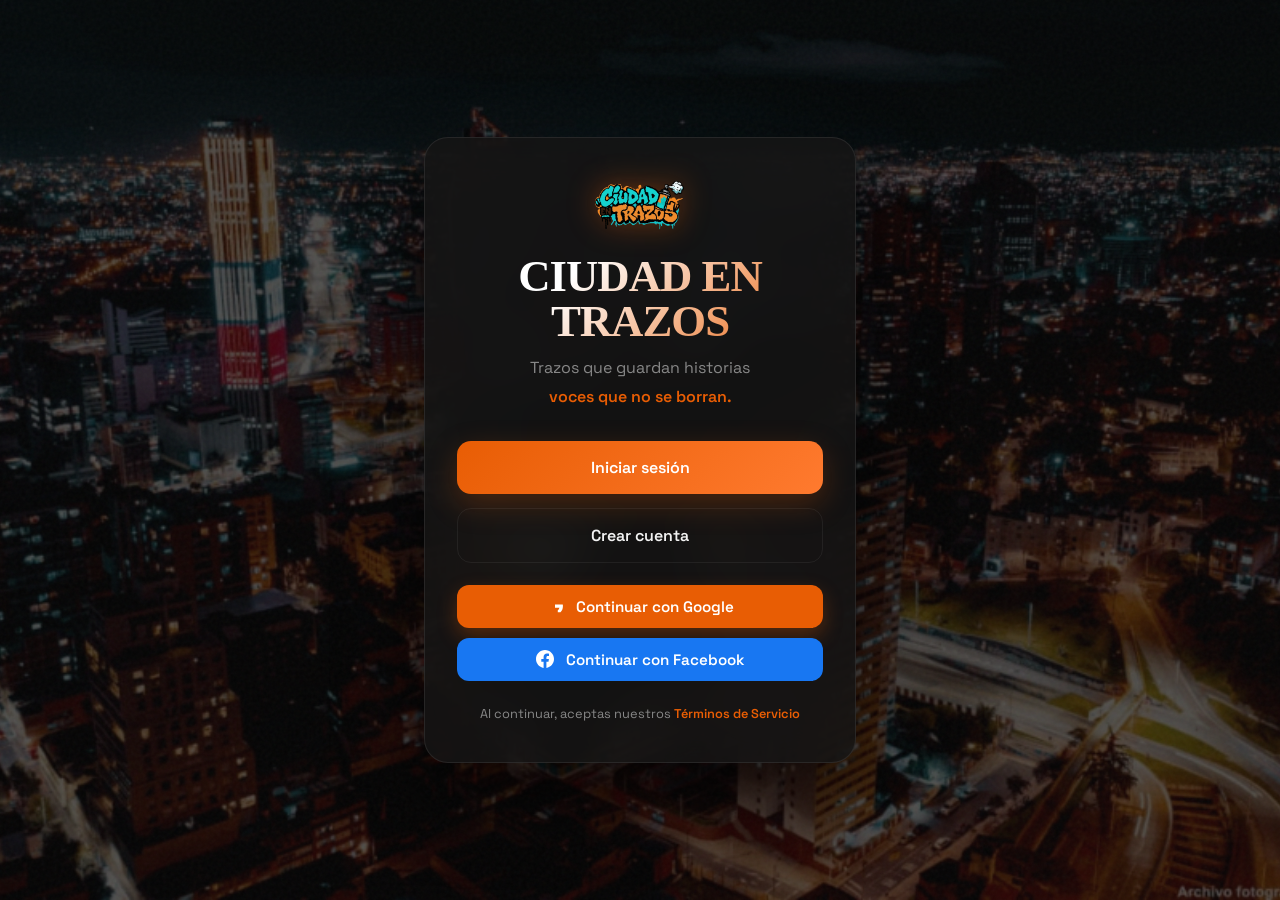
<file: index.html>
<!DOCTYPE html>
<html lang="es">
<head>
  <meta charset="UTF-8">
  <meta name="viewport" content="width=device-width, initial-scale=1.0">
  <title>Ciudad en Trazos — Arte Urbano</title>
  <link rel="stylesheet" href="style.css">
  <link rel="preconnect" href="https://fonts.googleapis.com">
  <link href="https://fonts.googleapis.com/css2?family=Permanent+Marker&family=Space+Grotesk:wght@300;400;500;600;700&family=Syne:wght@400;700;800&display=swap" rel="stylesheet">
</head>
<body class="login-page">
  <div class="login-bg">
    <img src="Bogota.jpg" alt="" class="login-bg-img">
    <div class="graffiti-overlay"></div>
    <div class="noise-overlay"></div>
  </div>

  <div class="login-container">
    <div class="login-card">
      
      <div class="app-logo">
        <img src="logo.png" alt="Logo Ciudad en Trazos" class="main-logo">
      </div>

      <h1 class="app-title">Ciudad en<br>Trazos</h1>
      
      <p class="app-description">
        Trazos que guardan historias<br>
        <strong>voces que no se borran.</strong>
      </p>

      <div class="login-buttons">
        <a href="login.html" class="btn btn-primary">Iniciar sesión</a>
        <a href="register.html" class="btn btn-outline">Crear cuenta</a>

        <div class="social-optional" aria-hidden="false">
          <a href="#" class="btn btn-google">
            <svg width="18" height="18" viewBox="0 0 24 24"><path fill="white" d="M22.56 12.25c0-.78-.07-1.53-.2-2.25H12v4.26h5.92c-.26 1.37-1.04 2.53-2.21 3.31v2.77h3.57c2.08-1.92 3.28-4.74 3.28-8.09z"/></svg>
            Continuar con Google
          </a>

          <a href="#" class="btn btn-facebook">
            <svg width="18" height="18" viewBox="0 0 24 24" fill="white"><path d="M24 12.073c0-6.627-5.373-12-12-12s-12 5.373-12 12c0 5.99 4.388 10.954 10.125 11.854v-8.385H7.078v-3.47h3.047V9.43c0-3.007 1.792-4.669 4.533-4.669 1.312 0 2.686.235 2.686.235v2.953H15.83c-1.491 0-1.956.925-1.956 1.874v2.25h3.328l-.532 3.47h-2.796v8.385C19.612 23.027 24 18.062 24 12.073z"/></svg>
            Continuar con Facebook
          </a>
        </div>
      </div>

      <p class="terms-text">Al continuar, aceptas nuestros <a href="#">Términos de Servicio</a></p>
    </div>
  </div>

  <script src="app.js"></script>
</body>
</html>
</file>
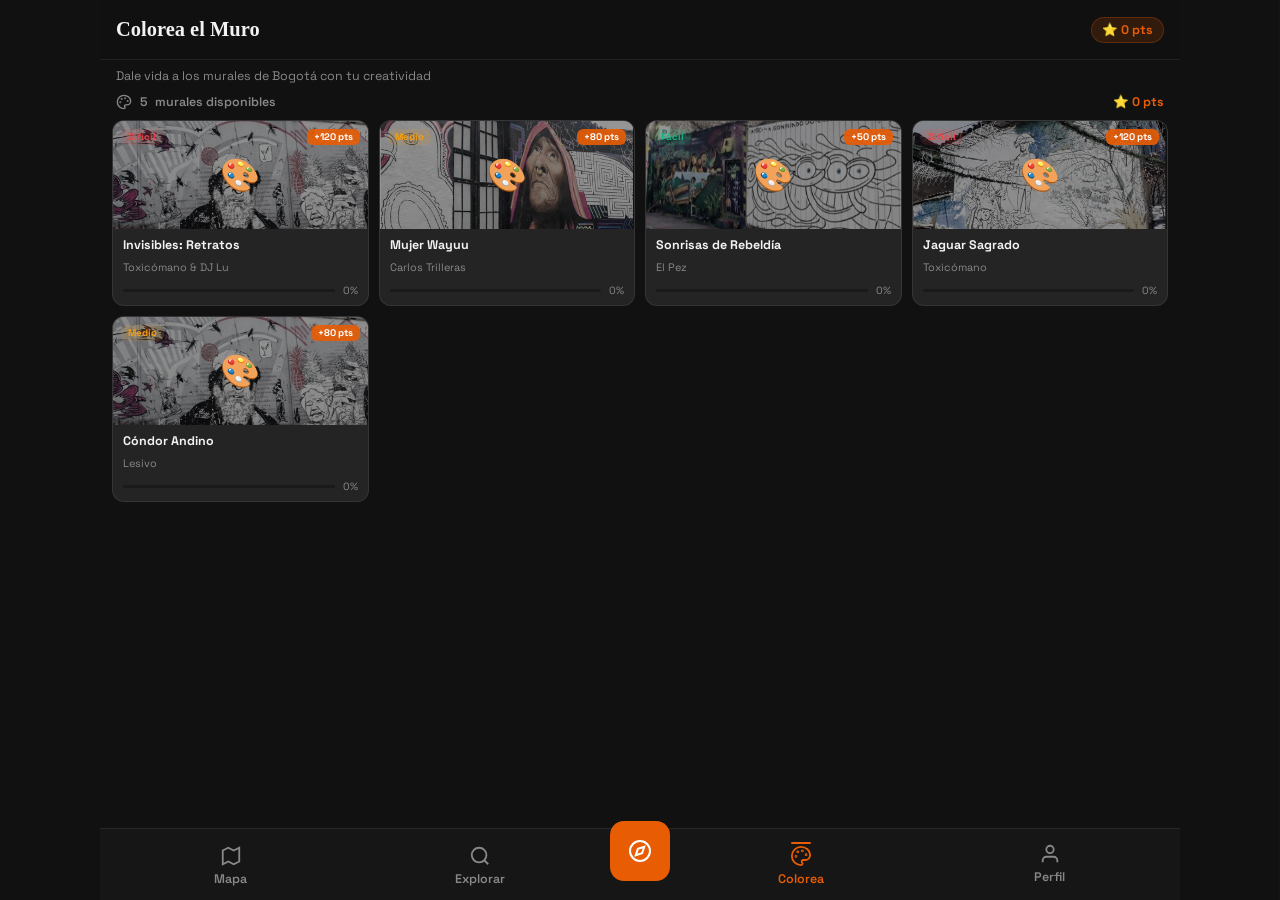
<file: colorea.html>
<!DOCTYPE html>
<html lang="es">
<head>
  <meta charset="UTF-8">
  <meta name="viewport" content="width=device-width, initial-scale=1.0">
  <title>Colorea el Muro — Voces del Muro</title>
   <script src="app.js" defer></script>
  <link rel="stylesheet" href="style.css">
  <link href="https://fonts.googleapis.com/css2?family=Permanent+Marker&family=Space+Grotesk:wght@300;400;500;600;700&family=Syne:wght@400;700;800&display=swap" rel="stylesheet">
</head>
<body class="app-page colorea-page">

  <header class="app-header">
    <h1 class="screen-title marker-font">Colorea el Muro</h1>
    <div class="pts-badge">⭐ <span id="totalPts">0</span> pts</div>
  </header>

  <div class="colorea-subtitle">Dale vida a los murales de Bogotá con tu creatividad</div>
  <div class="murals-available-header">
    <svg width="16" height="16" viewBox="0 0 24 24" fill="none" stroke="currentColor" stroke-width="2"><circle cx="13.5" cy="6.5" r=".5"/><circle cx="17.5" cy="10.5" r=".5"/><circle cx="8.5" cy="7.5" r=".5"/><circle cx="6.5" cy="12.5" r=".5"/><path d="M12 2C6.5 2 2 6.5 2 12s4.5 10 10 10c.926 0 1.648-.746 1.648-1.688 0-.437-.18-.835-.437-1.125-.29-.289-.438-.652-.438-1.125a1.64 1.64 0 0 1 1.668-1.668h1.996c3.051 0 5.555-2.503 5.555-5.554C21.965 6.012 17.461 2 12 2z"/></svg>
    <span id="muralCount">5</span> murales disponibles
    <span class="pts-display">⭐ <span id="headerPts">0</span> pts</span>
  </div>

  <div class="colorea-grid" id="cologrid"></div>

  <div class="stencil-modal" id="stencilModal">
    <div class="stencil-header">
      <button class="stencil-close" onclick="closeStencil()">✕</button>
      <h3 class="marker-font" id="stencilTitle">Mural</h3>
      <button class="stencil-reset" onclick="resetCanvas()">↺</button>
    </div>
    <div class="stencil-progress-bar">
      <div class="stencil-progress-label">Progreso <span id="progressPct">0%</span></div>
      <div class="stencil-pts-badge" id="stencilPts">+0 pts</div>
    </div>
    <div class="progress-track"><div class="progress-fill" id="progressFill"></div></div>
    <div class="stencil-canvas-wrap">
      <canvas id="stencilCanvas" width="340" height="280"></canvas>
      <div class="stencil-overlay-img" id="stencilOverlay"></div>
    </div>
    <div class="stencil-controls">
      <div class="brush-row">
        <div class="brush-label">Pincel</div>
        <button class="brush-size-btn" onclick="changeBrush(-5)">–</button>
        <div class="brush-preview" id="brushPreview"></div>
        <button class="brush-size-btn" onclick="changeBrush(5)">+</button>
      </div>
      <div class="palette-label">Paleta</div>
      <div class="color-palette" id="colorPalette"></div>
      <div class="custom-color-row">
        <label for="customColorInput" class="sr-only">Color personalizado</label>
        <input id="customColorInput" type="color" value="#E85D04" aria-label="Seleccionar color personalizado">
        <button class="btn-outline" id="useCustomColor">Usar color</button>
      </div>
    </div>
  </div>
  <div class="stencil-backdrop" id="stencilBackdrop" onclick="closeStencil()"></div>

  <nav class="bottom-nav">
  <a href="mapa.html" class="nav-item">
      <svg width="22" height="22" viewBox="0 0 24 24" fill="none" stroke="currentColor" stroke-width="2"><polygon points="3 6 9 3 15 6 21 3 21 18 15 21 9 18 3 21"/></svg>
      <span>Mapa</span>
    </a>
    <a href="explorar.html" class="nav-item">
      <svg width="22" height="22" viewBox="0 0 24 24" fill="none" stroke="currentColor" stroke-width="2"><circle cx="11" cy="11" r="8"/><line x1="21" y1="21" x2="16.65" y2="16.65"/></svg>
      <span>Explorar</span>
    </a>
    <a href="mapa.html" class="nav-item nav-center">
      <div class="nav-center-btn">
        <svg width="24" height="24" viewBox="0 0 24 24" fill="none" stroke="white" stroke-width="2"><circle cx="12" cy="12" r="10"/><polygon points="16.24 7.76 14.12 14.12 7.76 16.24 9.88 9.88 16.24 7.76"/></svg>
      </div>
    </a>
    <a href="colorea.html" class="nav-item">
      <svg width="22" height="22" viewBox="0 0 24 24" fill="none" stroke="currentColor" stroke-width="2"><circle cx="13.5" cy="6.5" r=".5"/><circle cx="17.5" cy="10.5" r=".5"/><circle cx="8.5" cy="7.5" r=".5"/><circle cx="6.5" cy="12.5" r=".5"/><path d="M12 2C6.5 2 2 6.5 2 12s4.5 10 10 10c.926 0 1.648-.746 1.648-1.688 0-.437-.18-.835-.437-1.125-.29-.289-.438-.652-.438-1.125a1.64 1.64 0 0 1 1.668-1.668h1.996c3.051 0 5.555-2.503 5.555-5.554C21.965 6.012 17.461 2 12 2z"/></svg>
      <span>Colorea</span>
    </a>
    <a href="perfil.html" class="nav-item active">
      <svg width="22" height="22" viewBox="0 0 24 24" fill="none" stroke="currentColor" stroke-width="2"><path d="M20 21v-2a4 4 0 0 0-4-4H8a4 4 0 0 0-4 4v2"/><circle cx="12" cy="7" r="4"/></svg>
      <span>Perfil</span>
      <div class="nav-dot"></div>
    </a>
  </nav>

  <script src="nav.js"></script>
  <script>
    // DATOS ACTUALIZADOS CON TUS OBRAS REALES
    const muralsColorea = [
      { id:1, name:"Invisibles: Retratos", artist:"Toxicómano & DJ Lu", diff:"Difícil", pts:120, img:"assets/images/invisibles-retratos-color.jpeg" },
      { id:2, name:"Mujer Wayuu", artist:"Carlos Trilleras", diff:"Medio", pts:80, img:"assets/images/mujer-wayuu-color.jpeg" },
      { id:3, name:"Sonrisas de Rebeldía", artist:"El Pez", diff:"Fácil", pts:50, img:"assets/images/peces-sonrientes-color.jpeg" },
      { id:4, name:"Jaguar Sagrado", artist:"Toxicómano", diff:"Difícil", pts:120, img:"assets/images/jaguar-sagrado-color.jpeg" },
      { id:5, name:"Cóndor Andino", artist:"Lesivo", diff:"Medio", pts:80, img:"assets/images/invisibles-retratos-color.jpeg" }
    ];

    const diffColors = { "Fácil":"#10B981", "Medio":"#F59E0B", "Difícil":"#EF4444" };
    const palette = ["#E85D04","#06B6D4","#EF4444","#FBBF24","#10B981","#8B5CF6","#F472B6","#22C55E","#000000","#FFFFFF"];

    let userPts = parseInt(localStorage.getItem('vdm_pts') || '0');
    let currentMural = null;
    let brushSize = 12;
    let currentColor = "#E85D04";
    let isDrawing = false;

    function updatePtsDisplay() {
      document.getElementById('totalPts').textContent = userPts;
      document.getElementById('headerPts').textContent = userPts;
    }

    function renderGrid() {
      const saved = JSON.parse(localStorage.getItem('vdm_progress') || '{}');
      const grid = document.getElementById('cologrid');
      grid.innerHTML = muralsColorea.map(m => {
        const prog = saved[m.id] || 0;
        return `
        <div class="colorea-card" onclick="openStencil(${m.id})">
          <div class="colorea-card-img">
            <img src="${m.img}" alt="${m.name}" onerror="this.onerror=null;this.src='assets/images/invisibles-retratos-color.jpeg'">
            ${prog === 0 ? `<div class="colorea-card-overlay"><span class="colorea-start-icon">🎨</span></div>` : ''}
          </div>
          <div class="diff-badge" style="background:${diffColors[m.diff]}22;color:${diffColors[m.diff]}">${m.diff}</div>
          <div class="pts-badge-card">+${m.pts} pts</div>
          <div class="colorea-card-info">
            <strong>${m.name}</strong>
            <span>${m.artist}</span>
          </div>
          <div class="colorea-progress-row">
            <div class="colorea-mini-bar"><div class="colorea-mini-fill" style="width:${prog}%"></div></div>
            <span>${prog}%</span>
          </div>
        </div>`;
      }).join('');
    }

    function openStencil(id) {
      currentMural = muralsColorea.find(m => m.id === id);
      document.getElementById('stencilTitle').textContent = currentMural.name;
      document.getElementById('stencilPts').textContent = `+${currentMural.pts} pts`;
      document.getElementById('stencilModal').classList.add('active');
      document.getElementById('stencilBackdrop').classList.add('active');
      setupCanvas();
      renderPalette();
      updateBrushPreview();
    }

    function closeStencil() {
      document.getElementById('stencilModal').classList.remove('active');
      document.getElementById('stencilBackdrop').classList.remove('active');
      renderGrid();
    }

    function setupCanvas() {
      const canvas = document.getElementById('stencilCanvas');
      const ctx = canvas.getContext('2d');
      const overlay = document.getElementById('stencilOverlay');
      overlay.style.backgroundImage = `url(${currentMural.img})`;
      ctx.clearRect(0, 0, canvas.width, canvas.height);
      updateProgress(0);
      setupDrawing(canvas, ctx);
    }

    function setupDrawing(canvas, ctx) {
      // Improve touch precision: use pointer events when available, draw smooth lines between points,
      // and prevent default touch-action to avoid scrolling while painting.
      canvas.style.touchAction = 'none';

      let lastPos = null;

      const getPos = (clientX, clientY) => {
        const r = canvas.getBoundingClientRect();
        return {
          x: (clientX - r.left) * (canvas.width / r.width),
          y: (clientY - r.top) * (canvas.height / r.height)
        };
      };

      const beginStroke = (x, y) => {
        isDrawing = true;
        lastPos = getPos(x, y);
        drawPoint(lastPos.x, lastPos.y);
      };

      const moveStroke = (x, y) => {
        if (!isDrawing) return;
        const pos = getPos(x, y);
        // draw a smooth line between lastPos and pos to avoid gaps at higher speeds
        ctx.globalAlpha = 0.6;
        ctx.strokeStyle = currentColor;
        ctx.lineWidth = Math.max(brushSize * 2, 2);
        ctx.lineCap = 'round';
        ctx.lineJoin = 'round';
        ctx.beginPath();
        ctx.moveTo(lastPos.x, lastPos.y);
        ctx.lineTo(pos.x, pos.y);
        ctx.stroke();

        // draw a filled circle at current pos for better coverage
        drawPoint(pos.x, pos.y);

        lastPos = pos;
        estimateProgress(ctx, canvas);
      };

      const endStroke = () => { isDrawing = false; lastPos = null; };

      const drawPoint = (x, y) => {
        ctx.beginPath();
        ctx.fillStyle = currentColor;
        ctx.arc(x, y, brushSize, 0, Math.PI * 2);
        ctx.fill();
      };

      // Pointer events (preferred) with fallback to touch/mouse
      if (window.PointerEvent) {
        canvas.addEventListener('pointerdown', (e) => { e.preventDefault(); canvas.setPointerCapture(e.pointerId); beginStroke(e.clientX, e.clientY); });
        canvas.addEventListener('pointermove', (e) => { if (e.pressure === 0 && e.buttons === 0) return; moveStroke(e.clientX, e.clientY); });
        canvas.addEventListener('pointerup', (e) => { canvas.releasePointerCapture(e.pointerId); endStroke(); });
        canvas.addEventListener('pointercancel', endStroke);
      } else {
        // touch
        canvas.addEventListener('touchstart', (e) => { e.preventDefault(); const t = e.changedTouches[0]; beginStroke(t.clientX, t.clientY); });
        canvas.addEventListener('touchmove', (e) => { e.preventDefault(); const t = e.changedTouches[0]; moveStroke(t.clientX, t.clientY); });
        canvas.addEventListener('touchend', (e) => { e.preventDefault(); endStroke(); });
        // mouse
        canvas.addEventListener('mousedown', (e) => { e.preventDefault(); beginStroke(e.clientX, e.clientY); });
        window.addEventListener('mousemove', (e) => { moveStroke(e.clientX, e.clientY); });
        window.addEventListener('mouseup', (e) => { endStroke(); });
      }
    }

    function estimateProgress(ctx, canvas) {
      const imgData = ctx.getImageData(0, 0, canvas.width, canvas.height);
      let painted = 0;
      for (let i = 3; i < imgData.data.length; i += 4) {
        if (imgData.data[i] > 10) painted++;
      }
      // Cálculo aproximado de cobertura
      const pct = Math.min(Math.round((painted / (canvas.width * canvas.height)) * 250), 100);
      updateProgress(pct);
    }

    function updateProgress(pct=0) {
      document.getElementById('progressPct').textContent = pct + '%';
      document.getElementById('progressFill').style.width = pct + '%';
      
      if (currentMural) {
        const saved = JSON.parse(localStorage.getItem('vdm_progress') || '{}');
        if (pct > (saved[currentMural.id] || 0)) {
          const diff = pct - (saved[currentMural.id] || 0);
          if (diff >= 5) { 
            userPts += Math.floor(currentMural.pts * 0.05);
            localStorage.setItem('vdm_pts', userPts);
            saved[currentMural.id] = pct;
            localStorage.setItem('vdm_progress', JSON.stringify(saved));
            updatePtsDisplay();
          }
        }
      }
    }

    function resetCanvas() {
      const canvas = document.getElementById('stencilCanvas');
      canvas.getContext('2d').clearRect(0, 0, canvas.width, canvas.height);
      updateProgress(0);
    }

    function renderPalette() {
      const container = document.getElementById('colorPalette');
      // Build swatches and include a live preview for the custom color
      container.innerHTML = palette.map(c => `
        <div class="color-swatch ${c===currentColor?'active':''}" style="background:${c}" onclick="selectColor('${c}', this)"></div>
      `).join('') + `
        <div class="color-swatch custom-swatch ${palette.indexOf(currentColor)===-1 ? 'active' : ''}" style="background:${currentColor}" onclick="selectCustomFromSwatch()"></div>
      `;
    }

    function selectColor(color, el) {
      currentColor = color;
      document.querySelectorAll('.color-swatch').forEach(s => s.classList.remove('active'));
      el.classList.add('active');
      updateBrushPreview();
    }

    function changeBrush(delta) {
      brushSize = Math.max(4, Math.min(40, brushSize + delta));
      updateBrushPreview();
    }

    function updateBrushPreview() {
      const prev = document.getElementById('brushPreview');
      prev.style.width = prev.style.height = (brushSize * 2) + 'px';
      prev.style.background = currentColor;
    }

    // Custom color helpers
    function selectCustomFromSwatch() {
      // mark all swatches inactive
      document.querySelectorAll('.color-swatch').forEach(s => s.classList.remove('active'));
      document.querySelector('.custom-swatch').classList.add('active');
      document.getElementById('customColorInput').value = rgbToHex(currentColor);
      updateBrushPreview();
    }

    function useCustomColor() {
      const val = document.getElementById('customColorInput').value;
      currentColor = val;
      // deactivate palette swatches
      document.querySelectorAll('.color-swatch').forEach(s => s.classList.remove('active'));
      // ensure custom swatch reflects the new color
      const cs = document.querySelector('.custom-swatch');
      if (cs) cs.style.background = currentColor;
      if (cs) cs.classList.add('active');
      updateBrushPreview();
    }

    function rgbToHex(rgb) {
      // accept already-hex or rgb(...) strings
      if (!rgb) return '#000000';
      if (rgb[0] === '#') return rgb;
      const m = rgb.match(/rgba?\((\d+),\s*(\d+),\s*(\d+)/i);
      if (!m) return '#000000';
      return '#'+[1,2,3].map(i=>parseInt(m[i]).toString(16).padStart(2,'0')).join('');
    }

    updatePtsDisplay();
    document.getElementById('muralCount').textContent = muralsColorea.length;
    renderGrid();

    // Wire up custom color controls after initial render
    document.getElementById('customColorInput').addEventListener('input', (e) => {
      // live preview in custom swatch
      const cs = document.querySelector('.custom-swatch');
      if (cs) cs.style.background = e.target.value;
    });
    document.getElementById('useCustomColor').addEventListener('click', (e) => { e.preventDefault(); useCustomColor(); });
  </script>
</body>
</html>
</file>
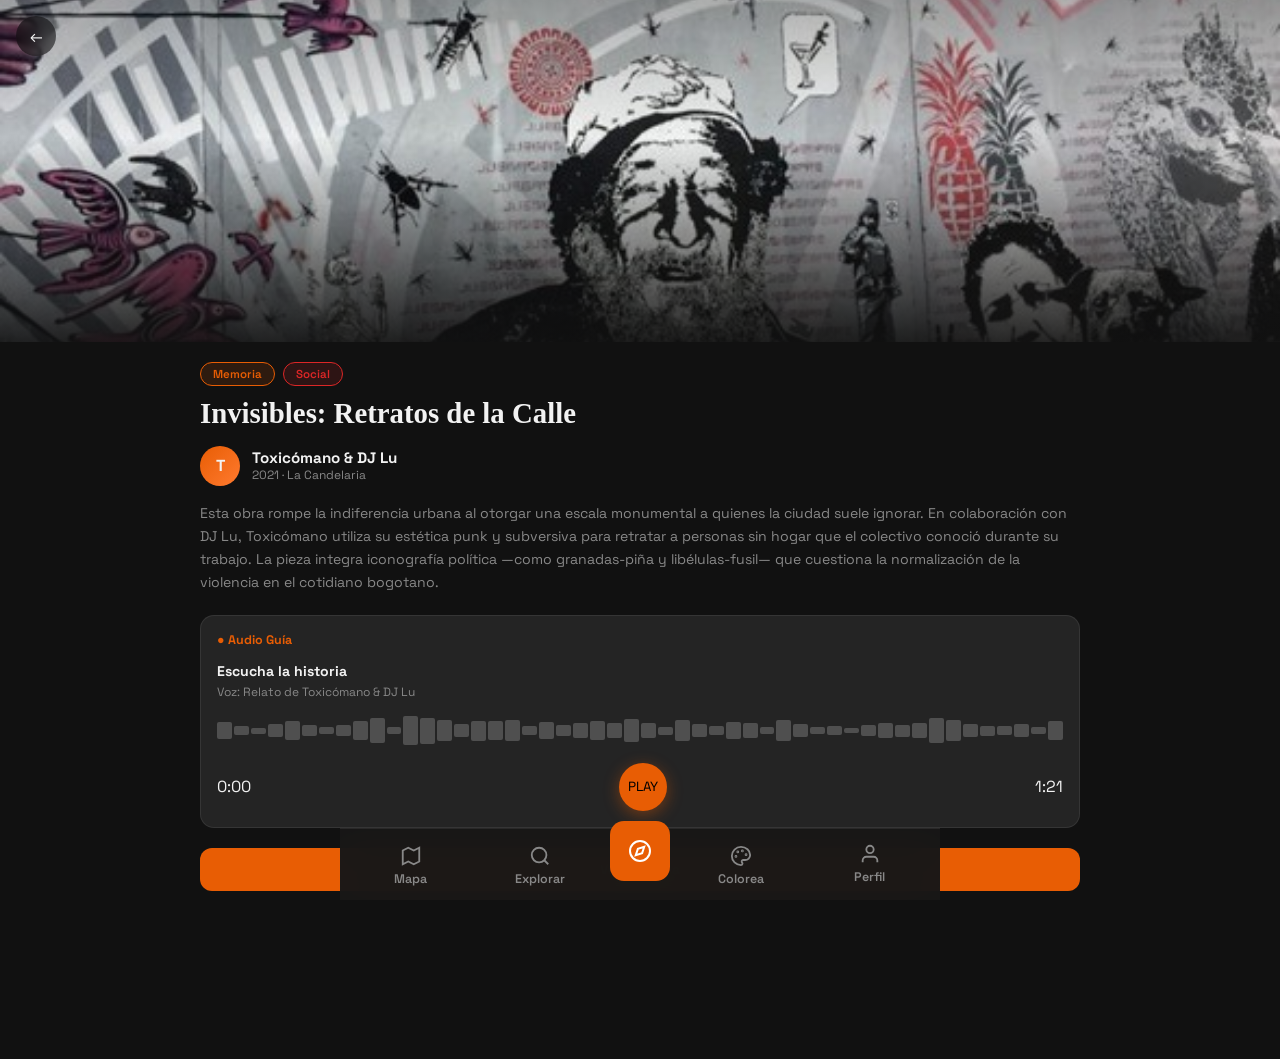
<file: detalle.html>
<!DOCTYPE html>
<html lang="es">
<head>
  <meta charset="UTF-8">
  <meta name="viewport" content="width=device-width, initial-scale=1.0">
  <title>Voces del Muro — Detalle</title>
   <script src="app.js" defer></script>
  <link rel="stylesheet" href="style.css">
  <link href="https://fonts.googleapis.com/css2?family=Permanent+Marker&family=Space+Grotesk:wght@400;600&display=swap" rel="stylesheet">
</head>
<body class="app-page detail-page">

  <div class="detail-hero">
    <div class="detail-hero-overlay"></div>
    <div class="detail-hero-actions">
      <a href="javascript:history.back()" class="hero-btn">←</a>
    </div>
    <div class="detail-hero-img">
      <img src="" alt="" id="muralImg">
    </div>
  </div>

  <div class="detail-content">
    <div class="detail-tags" id="detailTags"></div>
    <h2 class="detail-title marker-font" id="detailTitle">Cargando...</h2>

    <div class="artist-row">
      <div class="artist-avatar" id="artistAvatar">?</div>
      <div class="artist-info">
        <strong id="artistName"></strong>
        <span id="muralSub"></span>
      </div>
    </div>

    <p class="detail-description" id="detailDesc"></p>

    <div class="audio-guide-card">
      <div class="audio-guide-label">● Audio Guía</div>
      <div class="audio-player">
        <div class="audio-track-info">
          <strong id="audioTitle">Escucha la historia</strong>
          <span id="audioArtist"></span>
        </div>
        <div class="waveform" id="waveform"></div>
        <div class="audio-controls">
          <span id="currentTime">0:00</span>
          <button class="audio-play-btn" id="playBtn" onclick="togglePlay()">PLAY</button>
          <span>3:45</span>
        </div>
      </div>
    </div>

    <nav class="bottom-nav">
  <a href="mapa.html" class="nav-item">
      <svg width="22" height="22" viewBox="0 0 24 24" fill="none" stroke="currentColor" stroke-width="2"><polygon points="3 6 9 3 15 6 21 3 21 18 15 21 9 18 3 21"/></svg>
      <span>Mapa</span>
    </a>
    <a href="explorar.html" class="nav-item">
      <svg width="22" height="22" viewBox="0 0 24 24" fill="none" stroke="currentColor" stroke-width="2"><circle cx="11" cy="11" r="8"/><line x1="21" y1="21" x2="16.65" y2="16.65"/></svg>
      <span>Explorar</span>
    </a>
    <a href="mapa.html" class="nav-item nav-center">
      <div class="nav-center-btn">
        <svg width="24" height="24" viewBox="0 0 24 24" fill="none" stroke="white" stroke-width="2"><circle cx="12" cy="12" r="10"/><polygon points="16.24 7.76 14.12 14.12 7.76 16.24 9.88 9.88 16.24 7.76"/></svg>
      </div>
    </a>
    <a href="colorea.html" class="nav-item">
      <svg width="22" height="22" viewBox="0 0 24 24" fill="none" stroke="currentColor" stroke-width="2"><circle cx="13.5" cy="6.5" r=".5"/><circle cx="17.5" cy="10.5" r=".5"/><circle cx="8.5" cy="7.5" r=".5"/><circle cx="6.5" cy="12.5" r=".5"/><path d="M12 2C6.5 2 2 6.5 2 12s4.5 10 10 10c.926 0 1.648-.746 1.648-1.688 0-.437-.18-.835-.437-1.125-.29-.289-.438-.652-.438-1.125a1.64 1.64 0 0 1 1.668-1.668h1.996c3.051 0 5.555-2.503 5.555-5.554C21.965 6.012 17.461 2 12 2z"/></svg>
      <span>Colorea</span>
    </a>
    <a href="perfil.html" class="nav-item active">
      <svg width="22" height="22" viewBox="0 0 24 24" fill="none" stroke="currentColor" stroke-width="2"><path d="M20 21v-2a4 4 0 0 0-4-4H8a4 4 0 0 0-4 4v2"/><circle cx="12" cy="7" r="4"/></svg>
      <span>Perfil</span>
      <div class="nav-dot"></div>
    </a>
</nav>

    <div class="detail-actions">
      <a href="mapa.html" class="detail-action-btn" id="btnVerMapa">Ver en Mapa</a>
    </div>
  </div>

<script src="datos.js"></script>
<script src="nav.js"></script>
<script>
  const urlParams = new URLSearchParams(window.location.search);
  const id = parseInt(urlParams.get('id')) || 1;
  const mural = muralsData[id];

  const audio = new Audio();

  if (mural) {
    const muralImg = document.getElementById('muralImg');
    muralImg.src = mural.img;
    muralImg.onerror = () => {
      muralImg.src = 'assets/images/invisibles-retratos.jpeg';
    };
    document.getElementById('detailTitle').textContent = mural.name;
    document.getElementById('artistName').textContent = mural.artist;
    document.getElementById('artistAvatar').textContent = mural.artist[0];
    document.getElementById('muralSub').textContent = `${mural.year} · ${mural.location}`;
    document.getElementById('detailDesc').textContent = mural.desc;
    document.getElementById('audioArtist').textContent = `Voz: Relato de ${mural.artist}`;
    document.getElementById('btnVerMapa').href = `mapa.html?id=${id}`;

    // Conectar el audio del mural
    if (mural.audio) {
      audio.src = mural.audio;
    }

    document.getElementById('detailTags').innerHTML = mural.tags.map(tag =>
      `<span class="tag" style="background:${tagColors[tag]}22; color:${tagColors[tag]}">${tag}</span>`
    ).join('');
  }

  // Waveform
  const wave = document.getElementById('waveform');
  const bars = [];
  for (let i = 0; i < 50; i++) {
    const b = document.createElement('div');
    b.className = 'wave-bar';
    b.style.height = (Math.random() * 25 + 5) + 'px';
    wave.appendChild(b);
    bars.push(b);
  }

  function formatTime(secs) {
    if (isNaN(secs) || secs === Infinity) return '0:00';
    const m = Math.floor(secs / 60);
    const s = Math.floor(secs % 60).toString().padStart(2, '0');
    return `${m}:${s}`;
  }

  // Mostrar duración real cuando carguen los metadatos
  audio.addEventListener('loadedmetadata', () => {
    document.querySelector('.audio-controls span:last-child').textContent = formatTime(audio.duration);
  });

  // Actualizar tiempo y progreso de las barras
  audio.addEventListener('timeupdate', () => {
    document.getElementById('currentTime').textContent = formatTime(audio.currentTime);
    const progress = audio.duration ? audio.currentTime / audio.duration : 0;
    const activeBars = Math.floor(progress * bars.length);
    bars.forEach((bar, i) => {
      bar.style.background = i < activeBars ? '#FF5722' : '';
    });
  });

  // Al terminar, resetear
  audio.addEventListener('ended', () => {
    document.getElementById('playBtn').textContent = 'PLAY';
    bars.forEach(bar => bar.style.background = '');
    document.getElementById('currentTime').textContent = '0:00';
  });

  // Click en el waveform para hacer seek
  wave.addEventListener('click', (e) => {
    if (!audio.duration || audio.duration === Infinity) return;
    const rect = wave.getBoundingClientRect();
    const ratio = (e.clientX - rect.left) / rect.width;
    audio.currentTime = ratio * audio.duration;
  });

  // Play / Pause
  function togglePlay() {
    if (audio.paused) {
      audio.play().catch(err => {
        console.warn('Error al reproducir:', err);
      });
      document.getElementById('playBtn').textContent = 'PAUSE';
    } else {
      audio.pause();
      document.getElementById('playBtn').textContent = 'PLAY';
    }
  }
</script>
</body>
</html>
</file>
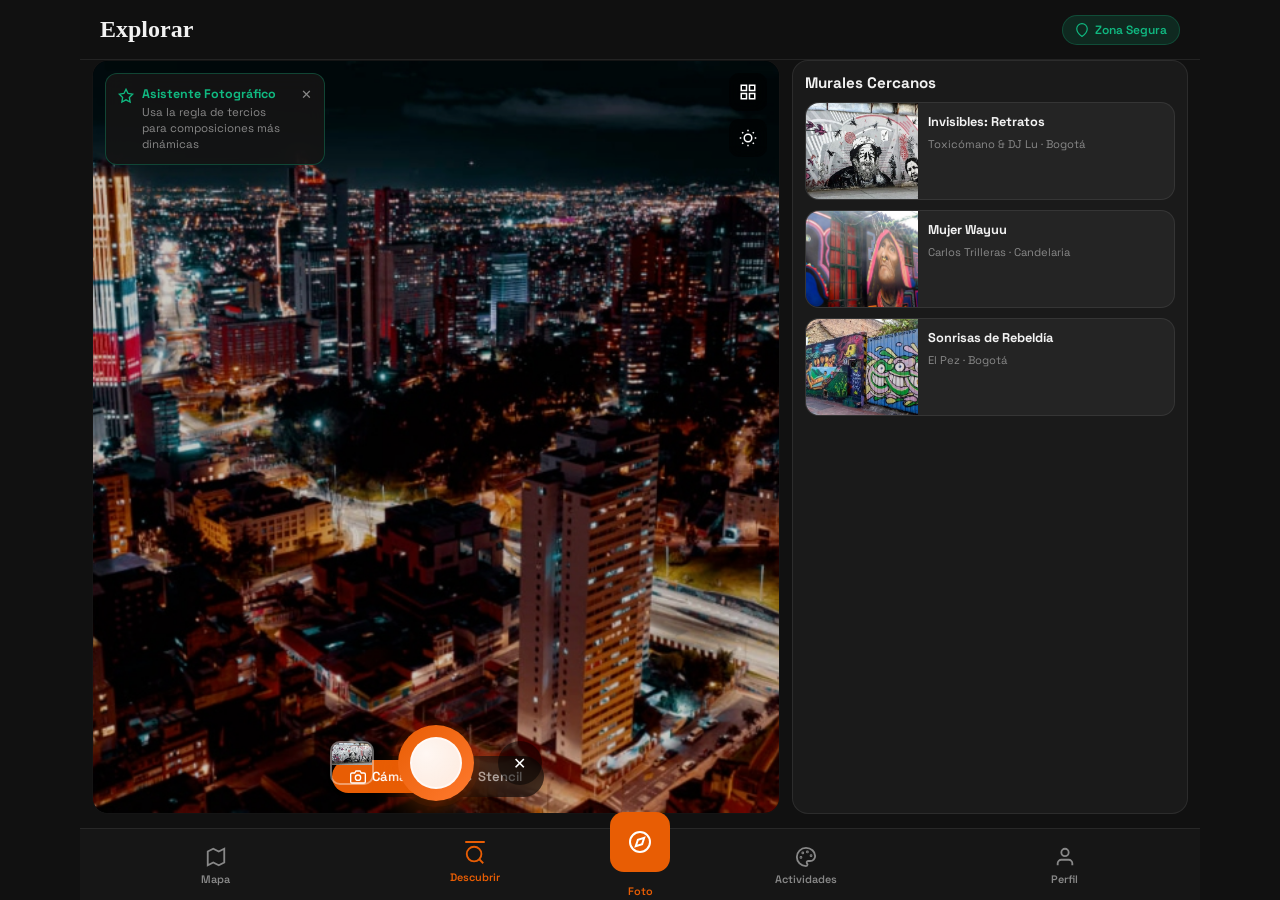
<file: explorar.html>
<!DOCTYPE html>
<html lang="es">
<head>
  <meta charset="UTF-8">
  <meta name="viewport" content="width=device-width, initial-scale=1.0">
  <title>Explorar — Voces del Muro</title>
  <script src="app.js" defer></script>
  <link rel="stylesheet" href="style.css">
  <link href="https://fonts.googleapis.com/css2?family=Permanent+Marker&family=Space+Grotesk:wght@300;400;500;600;700&family=Syne:wght@400;700;800&display=swap" rel="stylesheet">
</head>
<body class="app-page explorar-page">

  <header class="app-header">
    <h1 class="screen-title marker-font">Explorar</h1>
    <div class="zona-segura">
      <svg width="14" height="14" viewBox="0 0 24 24" fill="none" stroke="currentColor" stroke-width="2"><path d="M21 10c0 7-9 13-9 13s-9-6-9-13a9 9 0 0 1 18 0z"/></svg>
      Zona Segura
    </div>
  </header>

  <main class="explorar-main">
  <div class="ar-view" id="arView">
    <img src="Bogota.jpg" alt="Bogotá" class="ar-bg" style="opacity:1;">
    <div class="ar-overlay"></div>

    <div class="ar-mode-toggle">
      <button class="ar-mode-btn active" id="btnCamara" onclick="setMode('camara')">
        <svg width="16" height="16" viewBox="0 0 24 24" fill="none" stroke="currentColor" stroke-width="2"><path d="M23 19a2 2 0 0 1-2 2H3a2 2 0 0 1-2-2V8a2 2 0 0 1 2-2h4l2-3h6l2 3h4a2 2 0 0 1 2 2z"/><circle cx="12" cy="13" r="4"/></svg>
        Cámara
      </button>
      <button class="ar-mode-btn" id="btnStencil" onclick="setMode('stencil')">
        <svg width="16" height="16" viewBox="0 0 24 24" fill="none" stroke="currentColor" stroke-width="2"><path d="M12 19l7-7 3 3-7 7-3-3z"/><path d="M18 13l-1.5-7.5L2 2l3.5 14.5L13 18l5-5z"/><path d="M2 2l7.586 7.586"/></svg>
        Stencil
      </button>
    </div>

    <div class="ar-controls-left">
      <button class="ar-ctrl-btn" onclick="toggleGrid()">
        <svg width="18" height="18" viewBox="0 0 24 24" fill="none" stroke="white" stroke-width="2"><rect x="3" y="3" width="7" height="7"/><rect x="14" y="3" width="7" height="7"/><rect x="14" y="14" width="7" height="7"/><rect x="3" y="14" width="7" height="7"/></svg>
      </button>
      <button class="ar-ctrl-btn" onclick="toggleLight()">
        <svg width="18" height="18" viewBox="0 0 24 24" fill="none" stroke="white" stroke-width="2"><circle cx="12" cy="12" r="5"/><line x1="12" y1="1" x2="12" y2="3"/><line x1="12" y1="21" x2="12" y2="23"/><line x1="4.22" y1="4.22" x2="5.64" y2="5.64"/><line x1="18.36" y1="18.36" x2="19.78" y2="19.78"/><line x1="1" y1="12" x2="3" y2="12"/><line x1="21" y1="12" x2="23" y2="12"/><line x1="4.22" y1="19.78" x2="5.64" y2="18.36"/><line x1="18.36" y1="5.64" x2="19.78" y2="4.22"/></svg>
      </button>
    </div>

    <div class="ar-tip" id="arTip">
      <svg width="16" height="16" viewBox="0 0 24 24" fill="none" stroke="#10B981" stroke-width="2"><polygon points="12 2 15.09 8.26 22 9.27 17 14.14 18.18 21.02 12 17.77 5.82 21.02 7 14.14 2 9.27 8.91 8.26 12 2"/></svg>
      <div>
        <strong>Asistente Fotográfico</strong>
        <p>Usa la regla de tercios para composiciones más dinámicas</p>
      </div>
      <button onclick="closeTip()">✕</button>
    </div>

    <div class="stencil-toolbar" id="stencilToolbar">
      <div class="stencil-toolbar-label">Stencil Digital — Arrastra para posicionar</div>
      <div class="stencil-items">
        <div class="stencil-item" draggable="true" ondragstart="dragStencil(event)" data-stencil="🦅">🦅</div>
        <div class="stencil-item" draggable="true" ondragstart="dragStencil(event)" data-stencil="🌹">🌹</div>
        <div class="stencil-item selected" draggable="true" ondragstart="dragStencil(event)" data-stencil="⭐">⭐</div>
        <div class="stencil-item" draggable="true" ondragstart="dragStencil(event)" data-stencil="❤️">❤️</div>
        <div class="stencil-item" draggable="true" ondragstart="dragStencil(event)" data-stencil="💀">💀</div>
        <div class="stencil-item" draggable="true" ondragstart="dragStencil(event)" data-stencil="🦋">🦋</div>
      </div>
    </div>

    <div class="ar-shutter">
      <div class="ar-gallery-preview">
        <img src="assets/images/invisibles-retratos.jpeg" alt="last">
      </div>
      <button class="shutter-btn shutter-pulse" onclick="capturePhoto()" aria-label="Tomar foto" title="Tomar foto">
        <div class="shutter-inner"></div>
      </button>
      <button class="ar-close-btn" onclick="closeAR()">✕</button>
    </div>

    <div class="dropped-stencils" id="droppedStencils"></div>

    <div class="grid-overlay hidden" id="gridOverlay">
      <div class="grid-line vert" style="left:33.33%"></div>
      <div class="grid-line vert" style="left:66.66%"></div>
      <div class="grid-line horiz" style="top:33.33%"></div>
      <div class="grid-line horiz" style="top:66.66%"></div>
    </div>
  </div>

  <div class="explorar-section">
    <h3 class="explorar-section-title">Murales Cercanos</h3>
    <div class="explorar-scroll">
      <a href="detalle.html?id=1" class="explorar-card">
        <img src="assets/images/invisibles-retratos.jpeg" alt="Invisibles">
        <div class="explorar-card-info">
          <strong>Invisibles: Retratos</strong>
          <span>Toxicómano & DJ Lu · Bogotá</span>
        </div>
      </a>
      <a href="detalle.html?id=2" class="explorar-card">
        <img src="assets/images/mujer-wayuu.jpeg" alt="Mujer Wayuu">
        <div class="explorar-card-info">
          <strong>Mujer Wayuu</strong>
          <span>Carlos Trilleras · Candelaria</span>
        </div>
      </a>
      <a href="detalle.html?id=3" class="explorar-card">
        <img src="assets/images/peces-sonrientes.jpeg" alt="El Pez">
        <div class="explorar-card-info">
          <strong>Sonrisas de Rebeldía</strong>
          <span>El Pez · Bogotá</span>
        </div>
      </a>
    </div>
  </div>
  </main>

  <nav class="bottom-nav" role="navigation" aria-label="Barra de navegación principal">
    <a href="mapa.html" class="nav-item" aria-label="Mapa - ver murales y rutas" title="Mapa">
      <svg width="22" height="22" viewBox="0 0 24 24" fill="none" stroke="currentColor" stroke-width="2"><polygon points="3 6 9 3 15 6 21 3 21 18 15 21 9 18 3 21"/></svg>
      <span class="label">Mapa</span>
    </a>
    <a href="explorar.html" class="nav-item active" aria-label="Descubrir - explorar obras" title="Descubrir">
      <svg width="22" height="22" viewBox="0 0 24 24" fill="none" stroke="currentColor" stroke-width="2"><circle cx="11" cy="11" r="8"/><line x1="21" y1="21" x2="16.65" y2="16.65"/></svg>
      <span class="label">Descubrir</span>
      <div class="nav-dot"></div>
    </a>
    <button class="nav-item nav-center" aria-label="Abrir cámara" title="Foto" onclick="setMode('camara'); document.querySelector('.shutter-btn').focus();">
      <div class="nav-center-btn" role="button" aria-pressed="false">
        <svg width="24" height="24" viewBox="0 0 24 24" fill="none" stroke="white" stroke-width="2"><circle cx="12" cy="12" r="10"/><polygon points="16.24 7.76 14.12 14.12 7.76 16.24 9.88 9.88 16.24 7.76"/></svg>
      </div>
      <span class="label center-label">Foto</span>
    </button>
    <a href="colorea.html" class="nav-item" aria-label="Actividades - colorea y talleres" title="Actividades">
      <svg width="22" height="22" viewBox="0 0 24 24" fill="none" stroke="currentColor" stroke-width="2"><circle cx="13.5" cy="6.5" r=".5"/><circle cx="17.5" cy="10.5" r=".5"/><circle cx="8.5" cy="7.5" r=".5"/><circle cx="6.5" cy="12.5" r=".5"/><path d="M12 2C6.5 2 2 6.5 2 12s4.5 10 10 10c.926 0 1.648-.746 1.648-1.688 0-.437-.18-.835-.437-1.125-.29-.289-.438-.652-.438-1.125a1.64 1.64 0 0 1 1.668-1.668h1.996c3.051 0 5.555-2.503 5.555-5.554C21.965 6.012 17.461 2 12 2z"/></svg>
      <span class="label">Actividades</span>
    </a>
    <a href="perfil.html" class="nav-item" aria-label="Perfil - tu cuenta" title="Perfil">
      <svg width="22" height="22" viewBox="0 0 24 24" fill="none" stroke="currentColor" stroke-width="2"><path d="M20 21v-2a4 4 0 0 0-4-4H8a4 4 0 0 0-4 4v2"/><circle cx="12" cy="7" r="4"/></svg>
      <span class="label">Perfil</span>
    </a>
  </nav>


 <script src="nav.js"></script>
<script>
  // ── Cámara real ──────────────────────────────────────────
  let stream = null;

  async function startCamera() {
    const arBg = document.querySelector('.ar-bg');
    try {
      stream = await navigator.mediaDevices.getUserMedia({
        video: { facingMode: { ideal: 'environment' } }, // cámara trasera
        audio: false
      });
      // Crear elemento <video> si no existe
      let video = document.getElementById('cameraVideo');
      if (!video) {
        video = document.createElement('video');
        video.id = 'cameraVideo';
        video.autoplay = true;
        video.playsInline = true;
        video.muted = true;
        video.style.cssText = 'position:absolute;inset:0;width:100%;height:100%;object-fit:cover;z-index:0;';
        document.getElementById('arView').insertBefore(video, document.getElementById('arView').firstChild);
      }
      video.srcObject = stream;
      arBg.style.display = 'none'; // ocultar imagen placeholder
        } catch (err) {
        console.warn('Cámara no disponible:', err);
        arBg.src = 'Bogota.jpg';
        arBg.style.display = 'block';
        arBg.style.opacity = '1';
      }
  }

  function stopCamera() {
    if (stream) {
      stream.getTracks().forEach(t => t.stop());
      stream = null;
    }
    const video = document.getElementById('cameraVideo');
    if (video) video.remove();
    document.querySelector('.ar-bg').style.display = 'block';
  }

  // ── Modos ─────────────────────────────────────────────────
  function setMode(mode) {
    const isCam = mode === 'camara';
    document.getElementById('btnCamara').classList.toggle('active', isCam);
    document.getElementById('btnStencil').classList.toggle('active', !isCam);
    document.getElementById('stencilToolbar').classList.toggle('visible', !isCam);
    if (isCam) {
      startCamera();
    } else {
      stopCamera();
    }
  }

  // Iniciar cámara al cargar la página
  startCamera();

  // ── Resto de funciones ────────────────────────────────────
  function toggleGrid() {
    document.getElementById('gridOverlay').classList.toggle('hidden');
  }

  function toggleLight() {
    document.getElementById('arView').style.filter = 'brightness(1.4)';
    setTimeout(() => document.getElementById('arView').style.filter = '', 200);
  }

  function closeTip() { document.getElementById('arTip').style.display = 'none'; }
  function closeAR() { window.history.back(); }

  let draggedStencil = null;
  function dragStencil(e) { draggedStencil = e.target.dataset.stencil; }

  const arView = document.getElementById('arView');
  arView.addEventListener('dragover', e => e.preventDefault());
  arView.addEventListener('drop', e => {
    e.preventDefault();
    if (!draggedStencil) return;
    const rect = arView.getBoundingClientRect();
    const el = document.createElement('div');
    el.className = 'dropped-stencil';
    el.textContent = draggedStencil;
    el.style.left = (e.clientX - rect.left - 20) + 'px';
    el.style.top = (e.clientY - rect.top - 20) + 'px';
    el.onclick = () => el.remove();
    document.getElementById('droppedStencils').appendChild(el);
  });

  // ── Captura de foto ───────────────────────────────────────
function capturePhoto() {
  const flash = document.createElement('div');
  flash.style.cssText = 'position:absolute;inset:0;background:white;opacity:0.8;z-index:100;pointer-events:none;transition:opacity 0.3s';
  arView.appendChild(flash);

  const video = document.getElementById('cameraVideo');
  if (video) {
    const canvas = document.createElement('canvas');
    canvas.width = video.videoWidth;
    canvas.height = video.videoHeight;
    canvas.getContext('2d').drawImage(video, 0, 0);
    const dataUrl = canvas.toDataURL('image/jpeg', 0.8);

    // Guardar en localStorage
    const fotos = JSON.parse(localStorage.getItem('vdm_fotos') || '[]');
    fotos.unshift(dataUrl); // más reciente primero
    if (fotos.length > 20) fotos.pop(); // máximo 20 fotos
    localStorage.setItem('vdm_fotos', JSON.stringify(fotos));

    // Actualizar preview
    document.querySelector('.ar-gallery-preview img').src = dataUrl;
  }

  setTimeout(() => {
    flash.style.opacity = '0';
    setTimeout(() => flash.remove(), 300);
  }, 100);
}
</script>
</body>
</html>
</file>
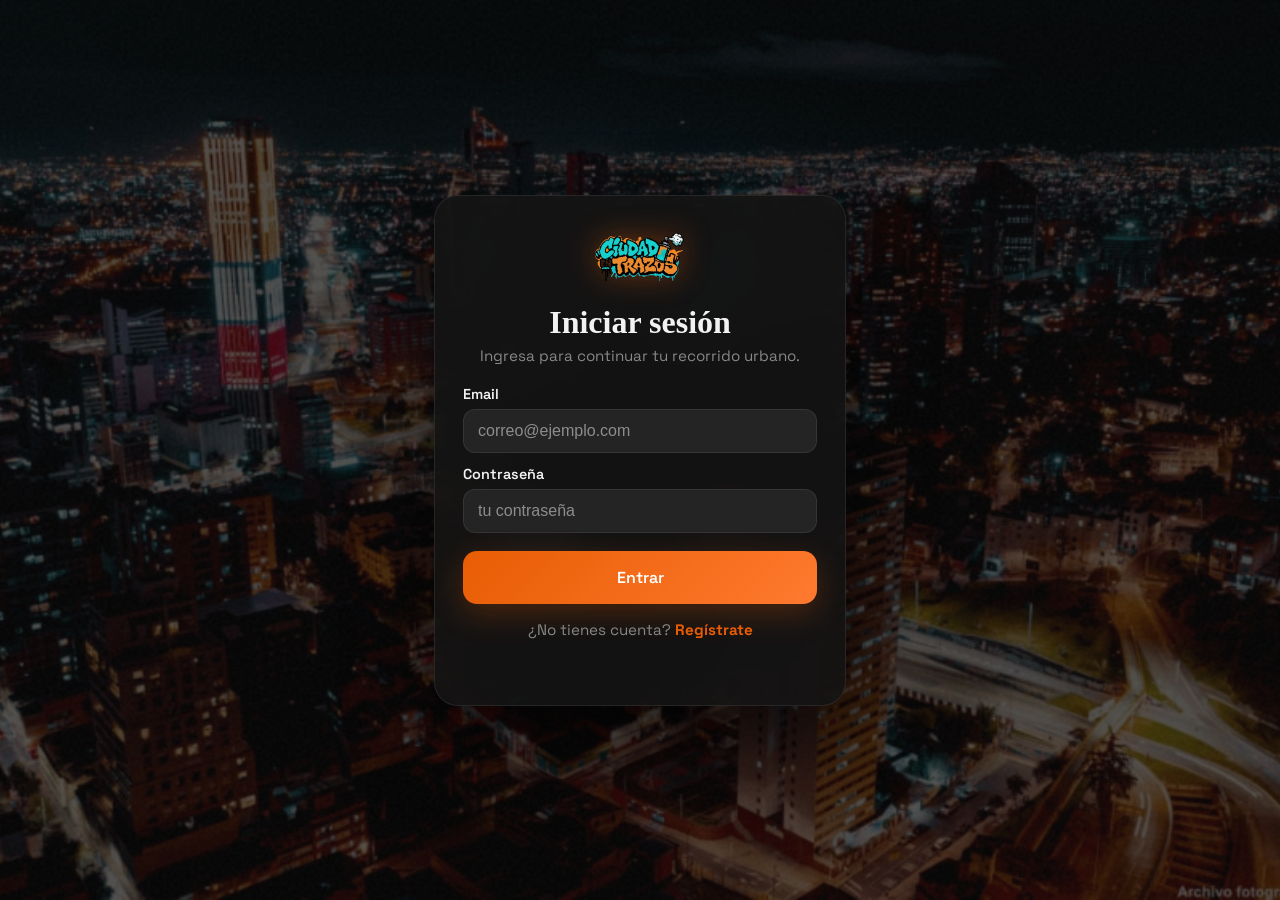
<file: login.html>
<!DOCTYPE html>
<html lang="es">
<head>
  <meta charset="utf-8">
  <meta name="viewport" content="width=device-width,initial-scale=1">
  <title>Iniciar sesión — Voces del Muro</title>
  <link rel="stylesheet" href="style.css">
  <link href="https://fonts.googleapis.com/css2?family=Permanent+Marker&family=Space+Grotesk:wght@300;400;500;600;700&family=Syne:wght@400;700;800&display=swap" rel="stylesheet">
</head>
<body class="auth-page">
  <div class="login-bg">
    <img src="Bogota.jpg" alt="" class="login-bg-img">
    <div class="graffiti-overlay"></div>
    <div class="noise-overlay"></div>
  </div>

  <div class="auth-container">
    <div class="auth-card">
      <div class="app-logo">
        <img src="logo.png" alt="Logo Ciudad en Trazos" class="main-logo">
      </div>
      <h2 class="auth-title">Iniciar sesión</h2>
      <p class="auth-subtitle">Ingresa para continuar tu recorrido urbano.</p>

      <form id="loginForm" class="auth-form">
        <label class="auth-label">Email
          <input class="auth-input" type="email" name="email" required placeholder="correo@ejemplo.com">
        </label>
        <label class="auth-label">Contraseña
          <input class="auth-input" type="password" name="password" required placeholder="tu contraseña">
        </label>
        <button type="submit" class="btn btn-primary auth-submit">Entrar</button>
      </form>
      <p class="auth-switch">¿No tienes cuenta? <a href="register.html">Regístrate</a></p>
      <p id="msg" class="auth-msg" aria-live="polite"></p>
    </div>
  </div>

  <script src="auth.js"></script>
  <script>
    const form = document.getElementById('loginForm');
    const msg = document.getElementById('msg');
    form.addEventListener('submit', async (e)=>{
      e.preventDefault();
      msg.className = 'auth-msg';
      msg.textContent='';
      const fd = new FormData(form);
      const data = {email: fd.get('email'), password: fd.get('password')};
      try{
        await Auth.login(data);
        msg.classList.add('success');
        msg.textContent = 'Acceso correcto. Redirigiendo...';
        setTimeout(()=> location.href='mapa.html', 600);
      }catch(err){
        msg.classList.add('error');
        msg.textContent = err.message || 'Credenciales inválidas';
      }
    });
  </script>
</body>
</html>
</file>
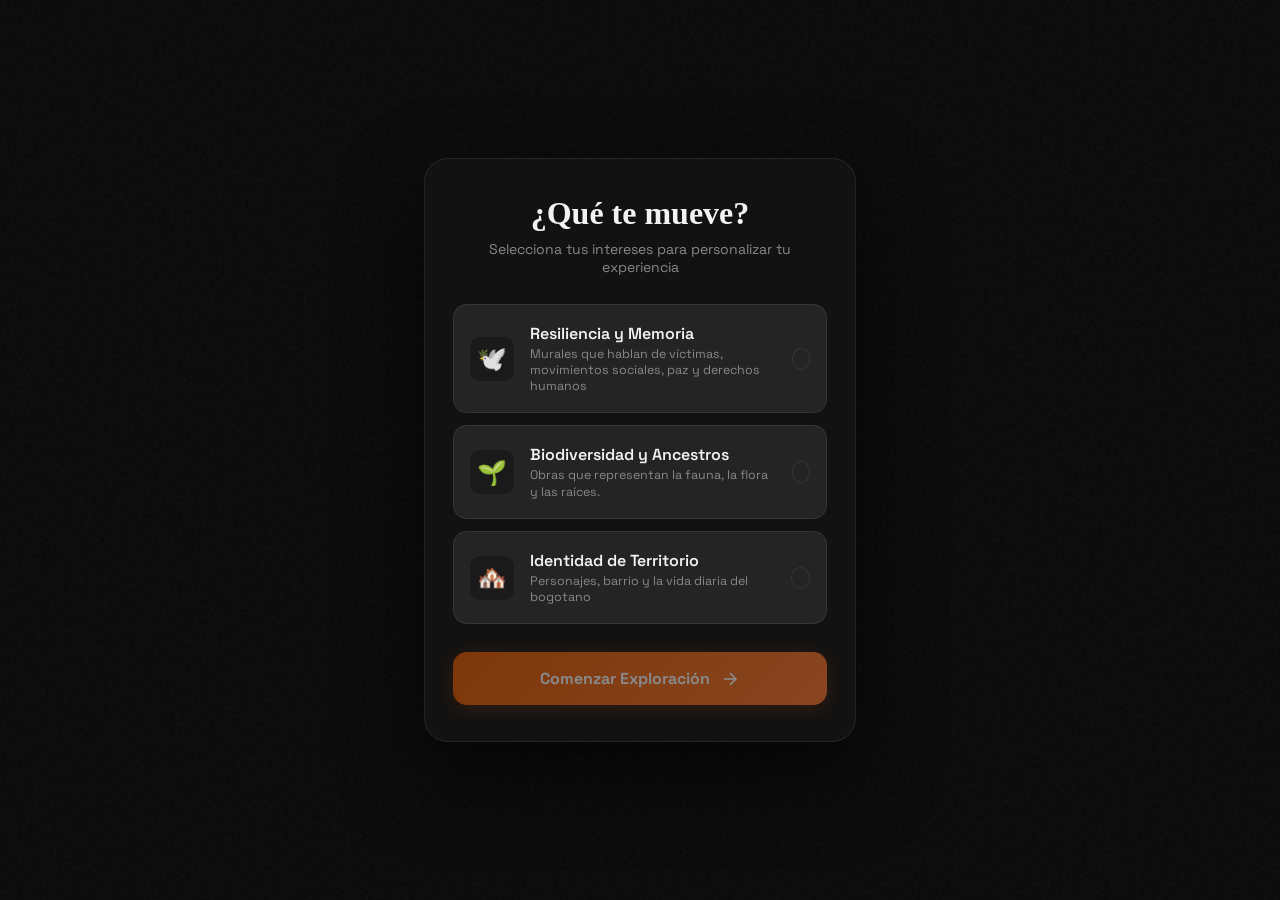
<file: onboarding.html>
<!DOCTYPE html>
<html lang="es">
<head>
  <meta charset="UTF-8">
  <meta name="viewport" content="width=device-width, initial-scale=1.0">
  <title>¿Qué te mueve? — Voces del Muro</title>
   <script src="app.js" defer></script>
  <link rel="stylesheet" href="style.css">
  <link href="https://fonts.googleapis.com/css2?family=Permanent+Marker&family=Space+Grotesk:wght@300;400;500;600;700&family=Syne:wght@400;700;800&display=swap" rel="stylesheet">
</head>
<body class="onboarding-page">
  <div class="login-bg">
    <div class="graffiti-overlay"></div>
    <div class="noise-overlay"></div>
  </div>

  <div class="onboarding-container">
    <div class="onboarding-card">
      <h2 class="onboarding-title">¿Qué te mueve?</h2>
      <p class="onboarding-subtitle">Selecciona tus intereses para personalizar tu experiencia</p>

      <div class="interest-options">
        <div class="interest-card" data-interest="historia" data-color="#E85D04">
          <div class="interest-icon">
            <svg width="24" height="24" viewBox="0 0 24 24" fill="none" stroke="currentColor" stroke-width="2">
              <circle cx="12" cy="12" r="10"/><polyline points="12 6 12 12 16 14"/>
            </svg>
          </div>
          <div class="interest-info">
            <h3>Resiliencia y Memoria</h3>
            <p>Murales que hablan de víctimas, movimientos sociales, paz y derechos humanos</p>
          </div>
          <div class="interest-check">
            <svg width="16" height="16" viewBox="0 0 24 24" fill="none" stroke="currentColor" stroke-width="3">
              <polyline points="20 6 9 17 4 12"/>
            </svg>
          </div>
        </div>

        <div class="interest-card" data-interest="arte" data-color="#10B981">
          <div class="interest-icon">
            <svg width="24" height="24" viewBox="0 0 24 24" fill="none" stroke="currentColor" stroke-width="2">
              <circle cx="13.5" cy="6.5" r=".5"/><circle cx="17.5" cy="10.5" r=".5"/><circle cx="8.5" cy="7.5" r=".5"/><circle cx="6.5" cy="12.5" r=".5"/>
              <path d="M12 2C6.5 2 2 6.5 2 12s4.5 10 10 10c.926 0 1.648-.746 1.648-1.688 0-.437-.18-.835-.437-1.125-.29-.289-.438-.652-.438-1.125a1.64 1.64 0 0 1 1.668-1.668h1.996c3.051 0 5.555-2.503 5.555-5.554C21.965 6.012 17.461 2 12 2z"/>
            </svg>
          </div>
          <div class="interest-info">
            <h3>Biodiversidad y Ancestros</h3>
            <p>Obras que representan la fauna, la flora y las raíces.</p>
          </div>
          <div class="interest-check">
            <svg width="16" height="16" viewBox="0 0 24 24" fill="none" stroke="currentColor" stroke-width="3">
              <polyline points="20 6 9 17 4 12"/>
            </svg>
          </div>
        </div>

        <div class="interest-card" data-interest="fotografia" data-color="#06B6D4">
          <div class="interest-icon">
            <svg width="24" height="24" viewBox="0 0 24 24" fill="none" stroke="currentColor" stroke-width="2">
              <path d="M23 19a2 2 0 0 1-2 2H3a2 2 0 0 1-2-2V8a2 2 0 0 1 2-2h4l2-3h6l2 3h4a2 2 0 0 1 2 2z"/>
              <circle cx="12" cy="13" r="4"/>
            </svg>
          </div>
          <div class="interest-info">
            <h3>Identidad de Territorio</h3>
            <p>Personajes, barrio y la vida diaria del bogotano</p>
          </div>
          <div class="interest-check">
            <svg width="16" height="16" viewBox="0 0 24 24" fill="none" stroke="currentColor" stroke-width="3">
              <polyline points="20 6 9 17 4 12"/>
            </svg>
          </div>
        </div>
      </div>

      <button class="btn-comenzar" id="btnComenzar" onclick="saveInterestsAndGo()">
        Comenzar Exploración
        <svg width="20" height="20" viewBox="0 0 24 24" fill="none" stroke="currentColor" stroke-width="2">
          <line x1="5" y1="12" x2="19" y2="12"/><polyline points="12 5 19 12 12 19"/>
        </svg>
      </button>
    </div>
  </div>

  <script>
    document.querySelectorAll('.interest-card').forEach(card => {
      card.addEventListener('click', () => {
        card.classList.toggle('selected');
        updateButton();
      });
    });

    function updateButton() {
      const selected = document.querySelectorAll('.interest-card.selected');
      const btn = document.getElementById('btnComenzar');
      btn.style.opacity = selected.length > 0 ? '1' : '0.5';
      btn.style.pointerEvents = selected.length > 0 ? 'auto' : 'none';
    }

    function saveInterestsAndGo() {
      const selected = [...document.querySelectorAll('.interest-card.selected')].map(c => c.dataset.interest);
      if (selected.length === 0) return;
      localStorage.setItem('vdm_interests', JSON.stringify(selected));
      window.location.href = 'mapa.html';
    }

    updateButton();
  </script>
</body>
</html>
</file>
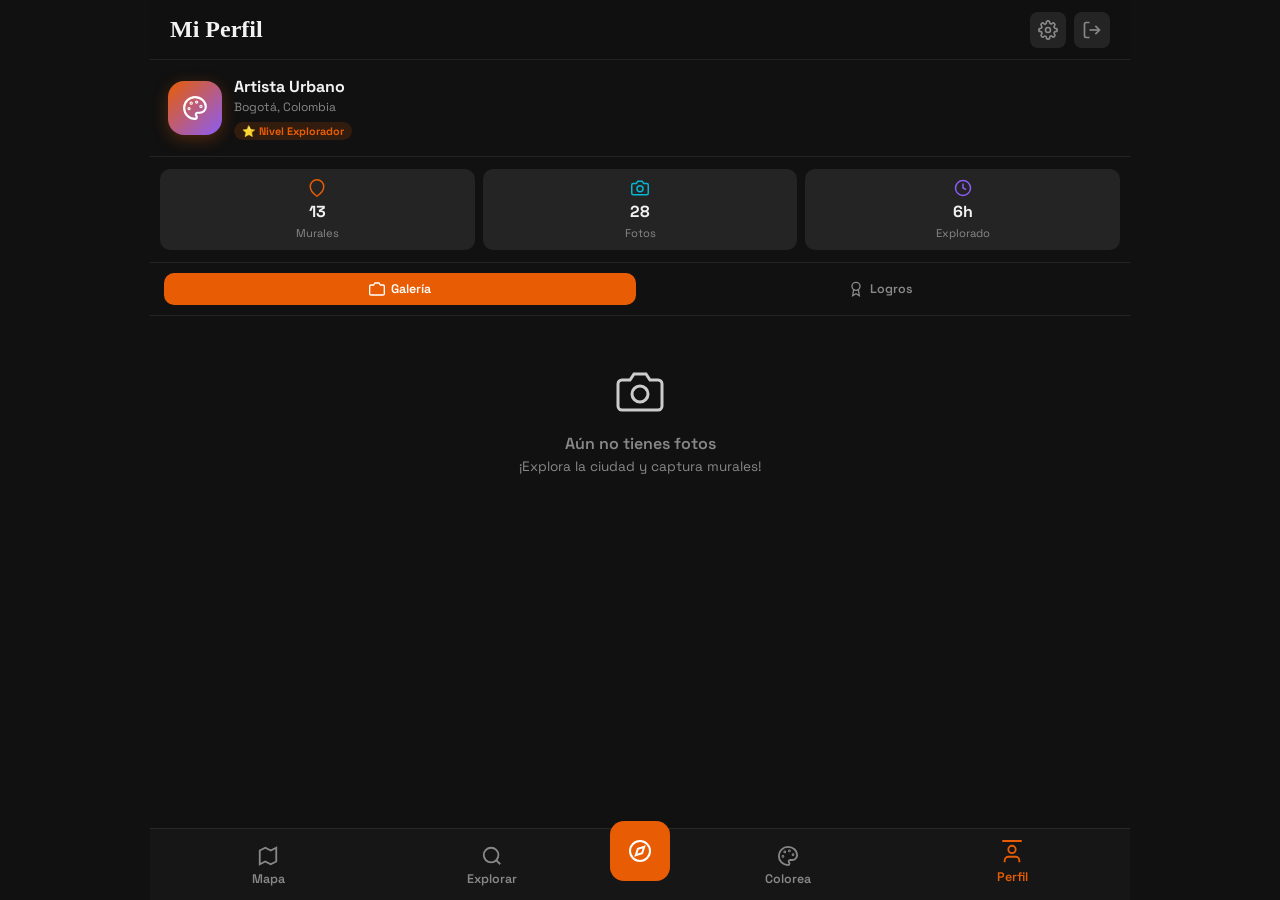
<file: perfil.html>
<!DOCTYPE html>
<html lang="es">
<head>
  <meta charset="UTF-8">
  <meta name="viewport" content="width=device-width, initial-scale=1.0">
  <title>Mi Perfil — Voces del Muro</title>
   <script src="app.js" defer></script>
  <link rel="stylesheet" href="style.css">
  <link href="https://fonts.googleapis.com/css2?family=Permanent+Marker&family=Space+Grotesk:wght@300;400;500;600;700&family=Syne:wght@400;700;800&display=swap" rel="stylesheet">
</head>
<body class="app-page profile-page">

  <header class="app-header">
    <h1 class="screen-title marker-font">Mi Perfil</h1>
    <div class="header-actions">
      <button class="icon-btn" id="btnAjustes" type="button" aria-label="Abrir ajustes de perfil">
        <svg width="20" height="20" viewBox="0 0 24 24" fill="none" stroke="currentColor" stroke-width="2"><circle cx="12" cy="12" r="3"/><path d="M19.4 15a1.65 1.65 0 0 0 .33 1.82l.06.06a2 2 0 0 1-2.83 2.83l-.06-.06a1.65 1.65 0 0 0-1.82-.33 1.65 1.65 0 0 0-1 1.51V21a2 2 0 0 1-4 0v-.09A1.65 1.65 0 0 0 9 19.4a1.65 1.65 0 0 0-1.82.33l-.06.06a2 2 0 0 1-2.83-2.83l.06-.06A1.65 1.65 0 0 0 4.68 15a1.65 1.65 0 0 0-1.51-1H3a2 2 0 0 1 0-4h.09A1.65 1.65 0 0 0 4.6 9a1.65 1.65 0 0 0-.33-1.82l-.06-.06a2 2 0 0 1 2.83-2.83l.06.06A1.65 1.65 0 0 0 9 4.68a1.65 1.65 0 0 0 1-1.51V3a2 2 0 0 1 4 0v.09a1.65 1.65 0 0 0 1 1.51 1.65 1.65 0 0 0 1.82-.33l.06-.06a2 2 0 0 1 2.83 2.83l-.06.06A1.65 1.65 0 0 0 19.4 9a1.65 1.65 0 0 0 1.51 1H21a2 2 0 0 1 0 4h-.09a1.65 1.65 0 0 0-1.51 1z"/></svg>
      </button>
      <a href="index.html" class="icon-btn">
        <svg width="20" height="20" viewBox="0 0 24 24" fill="none" stroke="currentColor" stroke-width="2"><path d="M9 21H5a2 2 0 0 1-2-2V5a2 2 0 0 1 2-2h4"/><polyline points="16 17 21 12 16 7"/><line x1="21" y1="12" x2="9" y2="12"/></svg>
      </a>
    </div>
  </header>

  <!-- Profile Card -->
  <div class="profile-card">
    <div class="profile-avatar">
      <svg width="32" height="32" viewBox="0 0 24 24" fill="none" stroke="white" stroke-width="2"><circle cx="13.5" cy="6.5" r=".5"/><circle cx="17.5" cy="10.5" r=".5"/><circle cx="8.5" cy="7.5" r=".5"/><circle cx="6.5" cy="12.5" r=".5"/><path d="M12 2C6.5 2 2 6.5 2 12s4.5 10 10 10c.926 0 1.648-.746 1.648-1.688 0-.437-.18-.835-.437-1.125-.29-.289-.438-.652-.438-1.125a1.64 1.64 0 0 1 1.668-1.668h1.996c3.051 0 5.555-2.503 5.555-5.554C21.965 6.012 17.461 2 12 2z"/></svg>
    </div>
    <div class="profile-info">
      <h2 class="profile-name">Artista Urbano</h2>
      <p class="profile-location">Bogotá, Colombia</p>
      <div class="profile-level">⭐ Nivel Explorador</div>
    </div>
  </div>

  <div class="settings-backdrop" id="settingsBackdrop"></div>
  <aside class="settings-modal" id="settingsModal" aria-hidden="true">
    <div class="settings-header">
      <h3>Ajustes de perfil</h3>
      <button type="button" class="settings-close" id="btnCerrarAjustes" aria-label="Cerrar ajustes">✕</button>
    </div>

    <form id="settingsForm" class="settings-form">
      <label class="settings-label" for="settingsName">Nombre de usuario</label>
      <input id="settingsName" name="name" class="settings-input" type="text" required placeholder="Tu nombre">

      <div class="settings-divider"></div>

      <h4 class="settings-section-title">Cambiar contraseña</h4>
      <label class="settings-label" for="settingsCurrentPassword">Contraseña actual</label>
      <input id="settingsCurrentPassword" name="currentPassword" class="settings-input" type="password" placeholder="Solo si deseas cambiarla">

      <label class="settings-label" for="settingsNewPassword">Nueva contraseña</label>
      <input id="settingsNewPassword" name="newPassword" class="settings-input" type="password" minlength="6" placeholder="Mínimo 6 caracteres">

      <div class="settings-divider"></div>

      <h4 class="settings-section-title">Preferencias</h4>
      <div class="pref-grid">
        <label class="pref-chip"><input type="checkbox" name="pref" value="historia"> Resiliencia y Memoria</label>
        <label class="pref-chip"><input type="checkbox" name="pref" value="arte"> Biodiversidad y Ancestros</label>
        <label class="pref-chip"><input type="checkbox" name="pref" value="fotografia"> Identidad de Territorio</label>
      </div>

      <p class="settings-msg" id="settingsMsg" aria-live="polite"></p>

      <div class="settings-actions">
        <button type="button" class="btn btn-outline" id="btnCancelarAjustes">Cancelar</button>
        <button type="submit" class="btn btn-primary">Guardar cambios</button>
      </div>
    </form>
  </aside>

  <!-- Stats -->
  <div class="stats-row">
    <div class="stat-item">
      <svg width="18" height="18" viewBox="0 0 24 24" fill="none" stroke="#E85D04" stroke-width="2"><path d="M21 10c0 7-9 13-9 13s-9-6-9-13a9 9 0 0 1 18 0z"/></svg>
      <strong id="statMurales">13</strong>
      <span>Murales</span>
    </div>
    <div class="stat-item">
      <svg width="18" height="18" viewBox="0 0 24 24" fill="none" stroke="#06B6D4" stroke-width="2"><path d="M23 19a2 2 0 0 1-2 2H3a2 2 0 0 1-2-2V8a2 2 0 0 1 2-2h4l2-3h6l2 3h4a2 2 0 0 1 2 2z"/><circle cx="12" cy="13" r="4"/></svg>
      <strong>28</strong>
      <span>Fotos</span>
    </div>
    <div class="stat-item">
      <svg width="18" height="18" viewBox="0 0 24 24" fill="none" stroke="#8B5CF6" stroke-width="2"><circle cx="12" cy="12" r="10"/><polyline points="12 6 12 12 16 14"/></svg>
      <strong>6h</strong>
      <span>Explorado</span>
    </div>
  </div>

  <!-- Tabs -->
  <div class="profile-tabs">
    <button class="profile-tab active" id="tabGaleria" onclick="switchTab('galeria')">
      <svg width="16" height="16" viewBox="0 0 24 24" fill="none" stroke="currentColor" stroke-width="2"><path d="M23 19a2 2 0 0 1-2 2H3a2 2 0 0 1-2-2V8a2 2 0 0 1 2-2h4l2-3h6l2 3h4a2 2 0 0 1 2 2z"/></svg>
      Galería
    </button>
    <button class="profile-tab" id="tabLogros" onclick="switchTab('logros')">
      <svg width="16" height="16" viewBox="0 0 24 24" fill="none" stroke="currentColor" stroke-width="2"><circle cx="12" cy="8" r="6"/><path d="M15.477 12.89L17 22l-5-3-5 3 1.523-9.11"/></svg>
      Logros
    </button>
  </div>

  <!-- Gallery -->
  <div class="profile-content" id="contentGaleria">
    <div class="gallery-grid" id="galleryGrid"></div>
  </div>

  <!-- Achievements -->
  <div class="profile-content hidden" id="contentLogros">
    <div class="logros-header">
      <svg width="16" height="16" viewBox="0 0 24 24" fill="none" stroke="#E85D04" stroke-width="2"><path d="M21 10c0 7-9 13-9 13s-9-6-9-13a9 9 0 0 1 18 0z"/></svg>
      Mapa de Logros
    </div>
    <div class="logros-list">
      <div class="logro-item">
        <div class="logro-info">
          <strong>La Candelaria</strong>
          <span>75% explorado</span>
        </div>
        <div class="logro-counter">6/8 murales</div>
        <div class="logro-track"><div class="logro-fill" style="width:75%;background:#E85D04"></div></div>
      </div>
      <div class="logro-item">
        <div class="logro-info">
          <strong>Chapinero</strong>
          <span>40% explorado</span>
        </div>
        <div class="logro-counter">2/5 murales</div>
        <div class="logro-track"><div class="logro-fill" style="width:40%;background:#E85D04"></div></div>
      </div>
      <div class="logro-item">
        <div class="logro-info">
          <strong>Teusaquillo</strong>
          <span>20% explorado</span>
        </div>
        <div class="logro-counter">1/5 murales</div>
        <div class="logro-track"><div class="logro-fill" style="width:20%;background:#E85D04"></div></div>
      </div>
      <div class="logro-item locked">
        <div class="logro-info">
          <strong>Usaquén</strong>
          <span>No explorado</span>
        </div>
        <div class="logro-counter">🔒 0/6 murales</div>
        <div class="logro-track"><div class="logro-fill" style="width:0%"></div></div>
      </div>
      <div class="logro-item locked">
        <div class="logro-info">
          <strong>Santa Fe</strong>
          <span>No explorado</span>
        </div>
        <div class="logro-counter">🔒 0/4 murales</div>
        <div class="logro-track"><div class="logro-fill" style="width:0%"></div></div>
      </div>
    </div>
    <div class="pts-summary">
      <div class="pts-total-display">
        <svg width="20" height="20" viewBox="0 0 24 24" fill="#FBBF24"><polygon points="12 2 15.09 8.26 22 9.27 17 14.14 18.18 21.02 12 17.77 5.82 21.02 7 14.14 2 9.27 8.91 8.26 12 2"/></svg>
        <span id="ptsTotal">0</span> puntos acumulados
      </div>
    </div>
  </div>

  <!-- Navbar -->
  <nav class="bottom-nav">
    <a href="mapa.html" class="nav-item">
      <svg width="22" height="22" viewBox="0 0 24 24" fill="none" stroke="currentColor" stroke-width="2"><polygon points="3 6 9 3 15 6 21 3 21 18 15 21 9 18 3 21"/></svg>
      <span>Mapa</span>
    </a>
    <a href="explorar.html" class="nav-item">
      <svg width="22" height="22" viewBox="0 0 24 24" fill="none" stroke="currentColor" stroke-width="2"><circle cx="11" cy="11" r="8"/><line x1="21" y1="21" x2="16.65" y2="16.65"/></svg>
      <span>Explorar</span>
    </a>
    <a href="mapa.html" class="nav-item nav-center">
      <div class="nav-center-btn">
        <svg width="24" height="24" viewBox="0 0 24 24" fill="none" stroke="white" stroke-width="2"><circle cx="12" cy="12" r="10"/><polygon points="16.24 7.76 14.12 14.12 7.76 16.24 9.88 9.88 16.24 7.76"/></svg>
      </div>
    </a>
    <a href="colorea.html" class="nav-item">
      <svg width="22" height="22" viewBox="0 0 24 24" fill="none" stroke="currentColor" stroke-width="2"><circle cx="13.5" cy="6.5" r=".5"/><circle cx="17.5" cy="10.5" r=".5"/><circle cx="8.5" cy="7.5" r=".5"/><circle cx="6.5" cy="12.5" r=".5"/><path d="M12 2C6.5 2 2 6.5 2 12s4.5 10 10 10c.926 0 1.648-.746 1.648-1.688 0-.437-.18-.835-.437-1.125-.29-.289-.438-.652-.438-1.125a1.64 1.64 0 0 1 1.668-1.668h1.996c3.051 0 5.555-2.503 5.555-5.554C21.965 6.012 17.461 2 12 2z"/></svg>
      <span>Colorea</span>
    </a>
    <a href="perfil.html" class="nav-item active">
      <svg width="22" height="22" viewBox="0 0 24 24" fill="none" stroke="currentColor" stroke-width="2"><path d="M20 21v-2a4 4 0 0 0-4-4H8a4 4 0 0 0-4 4v2"/><circle cx="12" cy="7" r="4"/></svg>
      <span>Perfil</span>
      <div class="nav-dot"></div>
    </a>
  </nav>

    <script src="auth.js"></script>
    <script src="app.js"></script>
    <script src="nav.js"></script>  
  <script>
function renderGallery() {
  const grid = document.getElementById('galleryGrid');
  const fotos = JSON.parse(localStorage.getItem('vdm_fotos') || '[]');

  if (fotos.length === 0) {
    grid.innerHTML = `
      <div style="grid-column:1/-1; text-align:center; padding:2.5rem 1rem; color:#888;">
        <svg width="48" height="48" viewBox="0 0 24 24" fill="none" stroke="#ccc" stroke-width="1.5" style="margin-bottom:12px"><path d="M23 19a2 2 0 0 1-2 2H3a2 2 0 0 1-2-2V8a2 2 0 0 1 2-2h4l2-3h6l2 3h4a2 2 0 0 1 2 2z"/><circle cx="12" cy="13" r="4"/></svg>
        <p style="font-weight:600;margin:0 0 4px">Aún no tienes fotos</p>
        <p style="font-size:0.85rem;margin:0">¡Explora la ciudad y captura murales!</p>
      </div>`;
    return;
  }

  grid.innerHTML = fotos.map((src, i) => `
    <div class="gallery-item" onclick="verFoto('${i}')">
      <img src="${src}" alt="Foto ${i + 1}">
    </div>
  `).join('');

  // Actualizar contador de fotos
  const statFotos = document.querySelector('.stat-item:nth-child(2) strong');
  if (statFotos) statFotos.textContent = fotos.length;
}

function verFoto(i) {
  const fotos = JSON.parse(localStorage.getItem('vdm_fotos') || '[]');
  const overlay = document.createElement('div');
  overlay.style.cssText = 'position:fixed;inset:0;background:rgba(0,0,0,0.92);z-index:999;display:flex;align-items:center;justify-content:center;';
  overlay.innerHTML = `
    <img src="${fotos[i]}" style="max-width:95vw;max-height:90vh;border-radius:12px;object-fit:contain;">
    <button onclick="this.parentElement.remove()" style="position:absolute;top:20px;right:20px;background:rgba(255,255,255,0.15);border:none;color:white;font-size:1.4rem;width:40px;height:40px;border-radius:50%;cursor:pointer;">✕</button>
  `;
  overlay.onclick = (e) => { if (e.target === overlay) overlay.remove(); };
  document.body.appendChild(overlay);
}

    function switchTab(tab) {
      document.querySelectorAll('.profile-tab').forEach(t => t.classList.remove('active'));
      document.querySelectorAll('.profile-content').forEach(c => c.classList.add('hidden'));
      document.getElementById('tab' + tab.charAt(0).toUpperCase() + tab.slice(1)).classList.add('active');
      document.getElementById('content' + tab.charAt(0).toUpperCase() + tab.slice(1)).classList.remove('hidden');
    }

    const pts = parseInt(localStorage.getItem('vdm_pts') || '0');
    if (document.getElementById('ptsTotal')) document.getElementById('ptsTotal').textContent = pts;

    function getSession() {
      return JSON.parse(localStorage.getItem('vdm_session') || 'null');
    }

    function saveSession(session) {
      localStorage.setItem('vdm_session', JSON.stringify(session));
    }

    function getUsers() {
      return JSON.parse(localStorage.getItem('vdm_users') || '[]');
    }

    function saveUsers(users) {
      localStorage.setItem('vdm_users', JSON.stringify(users));
    }

    async function hashPassword(password) {
      const enc = new TextEncoder();
      const data = enc.encode(password);
      const hash = await crypto.subtle.digest('SHA-256', data);
      return Array.from(new Uint8Array(hash)).map(b => b.toString(16).padStart(2, '0')).join('');
    }

    function getPreferences() {
      return JSON.parse(localStorage.getItem('vdm_interests') || '["historia","arte","fotografia"]');
    }

    function setProfileName(name) {
      localStorage.setItem('vdm_profile_name', name);
      const profileName = document.querySelector('.profile-name');
      if (profileName) profileName.textContent = name;
      const avatar = document.querySelector('.profile-avatar');
      if (avatar) {
        const initials = name.split(' ').map(w => w[0]).join('').toUpperCase().slice(0, 2);
        avatar.innerHTML = `<span style="font-size:1.4rem;font-weight:700;color:white;letter-spacing:1px">${initials}</span>`;
      }
    }

        function loadProfileName() {
        const session = getSession();
        const displayName = (session && session.name) ? session.name : 'Artista Urbano';
        localStorage.setItem('vdm_profile_name', displayName);
        setProfileName(displayName);
      }

    function syncNameToSessionAndUsers(name) {
      const session = getSession();
      if (!session) return;

      session.name = name;
      saveSession(session);

      const users = getUsers();
      const idx = users.findIndex(u => (session.id && u.id === session.id) || (session.email && u.email === session.email));
      if (idx >= 0) {
        users[idx].name = name;
        saveUsers(users);
      }
    }

    const settingsModal = document.getElementById('settingsModal');
    const settingsBackdrop = document.getElementById('settingsBackdrop');
    const settingsForm = document.getElementById('settingsForm');
    const settingsMsg = document.getElementById('settingsMsg');

    function openSettings() {
      const profileName = localStorage.getItem('vdm_profile_name') || (getSession() && getSession().name) || 'Artista Urbano';
      document.getElementById('settingsName').value = profileName;
      document.getElementById('settingsCurrentPassword').value = '';
      document.getElementById('settingsNewPassword').value = '';

      const selected = new Set(getPreferences());
      document.querySelectorAll('input[name="pref"]').forEach(chk => {
        chk.checked = selected.has(chk.value);
      });

      settingsMsg.textContent = '';
      settingsMsg.className = 'settings-msg';
      settingsModal.classList.add('active');
      settingsBackdrop.classList.add('active');
      settingsModal.setAttribute('aria-hidden', 'false');
      document.body.classList.add('modal-open');
    }

    function closeSettings() {
      settingsModal.classList.remove('active');
      settingsBackdrop.classList.remove('active');
      settingsModal.setAttribute('aria-hidden', 'true');
      document.body.classList.remove('modal-open');
    }

    async function tryUpdatePassword(currentPassword, newPassword) {
      if (!newPassword) return;
      if (newPassword.length < 6) throw new Error('La nueva contraseña debe tener mínimo 6 caracteres');
      if (!currentPassword) throw new Error('Ingresa la contraseña actual para cambiarla');

      const session = getSession();
      if (!session) throw new Error('Debes iniciar sesión para cambiar contraseña');

      const users = getUsers();
      const idx = users.findIndex(u => (session.id && u.id === session.id) || (session.email && u.email === session.email));
      if (idx < 0) throw new Error('No se encontró la cuenta del usuario');

      const currentHash = await hashPassword(currentPassword);
      if (users[idx].password !== currentHash) throw new Error('La contraseña actual no coincide');

      users[idx].password = await hashPassword(newPassword);
      saveUsers(users);
    }

    document.getElementById('btnAjustes').addEventListener('click', openSettings);
    document.getElementById('btnCerrarAjustes').addEventListener('click', closeSettings);
    document.getElementById('btnCancelarAjustes').addEventListener('click', closeSettings);
    settingsBackdrop.addEventListener('click', closeSettings);

    settingsForm.addEventListener('submit', async (e) => {
      e.preventDefault();
      settingsMsg.className = 'settings-msg';
      settingsMsg.textContent = '';

      const fd = new FormData(settingsForm);
      const name = String(fd.get('name') || '').trim();
      const currentPassword = String(fd.get('currentPassword') || '');
      const newPassword = String(fd.get('newPassword') || '');
      const prefs = fd.getAll('pref');

      try {
        if (!name) throw new Error('El nombre no puede estar vacío');
        if (prefs.length === 0) throw new Error('Selecciona al menos una preferencia');

        setProfileName(name);
        syncNameToSessionAndUsers(name);
        localStorage.setItem('vdm_interests', JSON.stringify(prefs));
        await tryUpdatePassword(currentPassword, newPassword);

        settingsMsg.classList.add('success');
        settingsMsg.textContent = 'Cambios guardados correctamente';
        setTimeout(closeSettings, 700);
      } catch (err) {
        settingsMsg.classList.add('error');
        settingsMsg.textContent = err.message || 'No se pudieron guardar los cambios';
      }
    });

function loadUserProfile() {
  const user = Auth.getCurrentUser();
  if (!user) return;

  const displayName = user.name || 'Artista Urbano';
  localStorage.setItem('vdm_profile_name', displayName);
  document.querySelector('.profile-name').textContent = displayName;

  const infoDiv = document.querySelector('.profile-info');
  let emailEl = document.getElementById('profileEmail');
  if (!emailEl) {
    emailEl = document.createElement('p');
    emailEl.id = 'profileEmail';
    emailEl.className = 'profile-location';
    emailEl.style.fontSize = '0.82rem';
    emailEl.style.opacity = '0.7';
    infoDiv.insertBefore(emailEl, document.querySelector('.profile-level'));
  }
  emailEl.textContent = user.email;

  const avatar = document.querySelector('.profile-avatar');
  const initials = displayName.split(' ').map(w => w[0]).join('').toUpperCase().slice(0, 2);
  avatar.innerHTML = `<span style="font-size:1.4rem;font-weight:700;color:white;letter-spacing:1px">${initials}</span>`;
}

loadUserProfile();
renderGallery();
  </script>
</body>
</html>
</file>
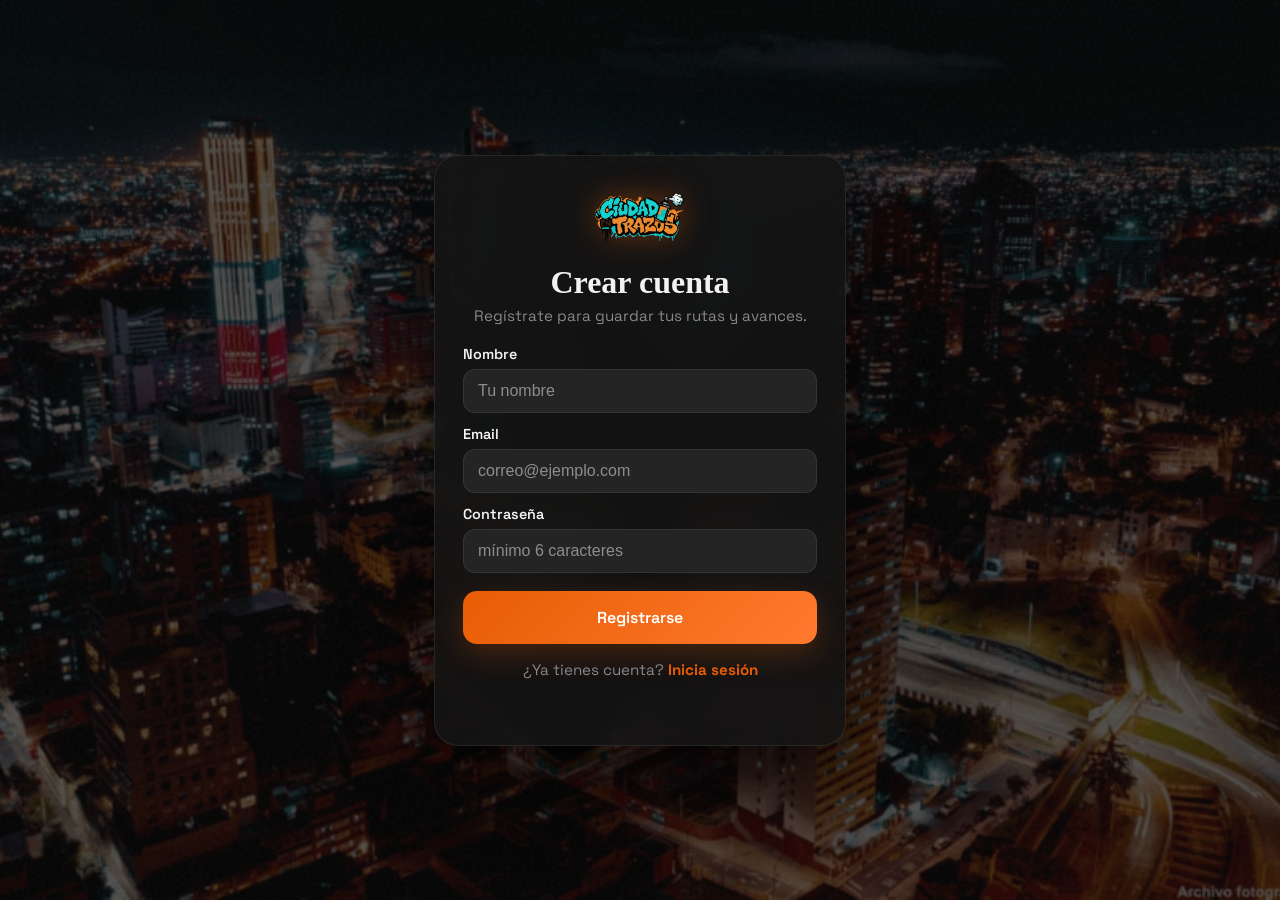
<file: register.html>
<!DOCTYPE html>
<html lang="es">
<head>
  <meta charset="utf-8">
  <meta name="viewport" content="width=device-width,initial-scale=1">
  <title>Registrarse — Voces del Muro</title>
   <script src="app.js" defer></script>
  <link rel="stylesheet" href="style.css">
  <link href="https://fonts.googleapis.com/css2?family=Permanent+Marker&family=Space+Grotesk:wght@300;400;500;600;700&family=Syne:wght@400;700;800&display=swap" rel="stylesheet">
</head>
<body class="auth-page">
  <div class="login-bg">
    <img src="Bogota.jpg" alt="" class="login-bg-img">
    <div class="graffiti-overlay"></div>
    <div class="noise-overlay"></div>
  </div>

  <div class="auth-container">
    <div class="auth-card">
      <div class="app-logo">
        <img src="logo.png" alt="Logo Ciudad en Trazos" class="main-logo">
      </div>
      <h2 class="auth-title">Crear cuenta</h2>
      <p class="auth-subtitle">Regístrate para guardar tus rutas y avances.</p>

      <form id="registerForm" class="auth-form">
        <label class="auth-label">Nombre
          <input class="auth-input" type="text" name="name" placeholder="Tu nombre">
        </label>
        <label class="auth-label">Email
          <input class="auth-input" type="email" name="email" required placeholder="correo@ejemplo.com">
        </label>
        <label class="auth-label">Contraseña
          <input class="auth-input" type="password" name="password" required minlength="6" placeholder="mínimo 6 caracteres">
        </label>
        <button type="submit" class="btn btn-primary auth-submit">Registrarse</button>
      </form>
      <p class="auth-switch">¿Ya tienes cuenta? <a href="login.html">Inicia sesión</a></p>
      <p id="msg" class="auth-msg" aria-live="polite"></p>
    </div>
  </div>

  <script src="auth.js"></script>
  <script>
    const form = document.getElementById('registerForm');
    const msg = document.getElementById('msg');
    form.addEventListener('submit', async (e)=>{
      e.preventDefault();
      msg.className = 'auth-msg';
      msg.textContent='';
      const fd = new FormData(form);
      const data = {name: fd.get('name'), email: fd.get('email'), password: fd.get('password')};
      try{
        await Auth.register(data);
        msg.classList.add('success');
        msg.textContent = 'Registro correcto. Redirigiendo...';
        setTimeout(()=> location.href='mapa.html', 800);
      }catch(err){
        msg.classList.add('error');
        msg.textContent = err.message || 'Error';
      }
    });
  </script>
</body>
</html>
</file>
<file: style.css>
/* ==========================================
   VOCES DEL MURO — Global Styles
   Dark Urban · Graffiti-Editorial Aesthetic
   ========================================== */

:root {
  --bg:        #111111;
  --bg2:       #1A1A1A;
  --bg3:       #242424;
  --surface:   #1E1E1E;
  --border:    rgba(255,255,255,0.08);
  --text:      #F2F2F2;
  --text-dim:  #888;
  --accent:    #E85D04;
  --accent2:   #FF7A2F;
  --green:     #10B981;
  --cyan:      #06B6D4;
  --purple:    #8B5CF6;
  --nav-h:     72px;
  --header-h:  60px;
  --radius:    14px;
  --radius-sm: 8px;
}

*, *::before, *::after { box-sizing: border-box; margin: 0; padding: 0; }

html { font-size: 16px; }
html, body {
  height: 100%;
  margin: 0;
  padding: 0;
}

body {
  font-family: 'Space Grotesk', sans-serif;
  background: var(--bg);
  color: var(--text);
  min-height: 100dvh;
  overflow-x: hidden;
  -webkit-font-smoothing: antialiased;
}

a { text-decoration: none; color: inherit; }
button { cursor: pointer; border: none; background: none; font-family: inherit; }
img { display: block; width: 100%; object-fit: cover; }

.marker-font { font-family: 'Permanent Marker', cursive; }
.syne-font   { font-family: 'Syne', sans-serif; }

/* ==========================================
   NOISE + TEXTURE OVERLAY
   ========================================== */
.noise-overlay {
  position: absolute; inset: 0; pointer-events: none; z-index: 2; opacity: 0.04;
  background-image: url("data:image/svg+xml,%3Csvg viewBox='0 0 256 256' xmlns='http://www.w3.org/2000/svg'%3E%3Cfilter id='noise'%3E%3CfeTurbulence type='fractalNoise' baseFrequency='0.9' numOctaves='4' stitchTiles='stitch'/%3E%3C/filter%3E%3Crect width='100%25' height='100%25' filter='url(%23noise)'/%3E%3C/svg%3E");
}

/* ==========================================
   LOGIN PAGE
   ========================================== */
.login-page { 
  display: flex; 
  align-items: center; 
  justify-content: center; 
  min-height: 100dvh; 
  position: relative; 
}

.login-bg {
  position: fixed;
  inset: 0;
  z-index: 0;
}

.login-bg-img {
  position: absolute;
  inset: 0;
  width: 100%;
  height: 100%;
  object-fit: cover;
  opacity: 0.55;
  z-index: 0;
}

.graffiti-overlay {
  position: absolute;
  inset: 0;
  background: rgba(0, 0, 0, 0.45);
  z-index: 1;
}

.noise-overlay {
  position: absolute;
  inset: 0;
  z-index: 2;
}

.login-container { position: relative; z-index: 10; width: 100%; max-width: 420px; padding: 24px; }

.login-card {
  background: rgba(20,20,20,0.85);
  backdrop-filter: blur(24px);
  border: 1px solid var(--border);
  border-radius: 24px;
  padding: 40px 32px;
  text-align: center;
  box-shadow: 0 32px 80px rgba(0,0,0,0.6);
  animation: slideUp 0.5s ease;
}

/* NUEVO ESTILO PARA TU LOGO */
.app-logo { 
  margin-bottom: 20px; 
  display: flex; 
  justify-content: center; 
}

.main-logo {
  width: 90px; /* Ajusta el tamaño de tu imagen aquí */
  height: auto;
  filter: drop-shadow(0 0 15px rgba(232, 93, 4, 0.4)); /* Brillo sutil naranja */
}

/* TÍTULO PRINCIPAL */
.app-title {
  font-family: 'Permanent Marker', cursive;
  font-size: 2.8rem; /* Un poco más grande para que impacte */
  line-height: 1;
  margin-bottom: 12px;
  background: linear-gradient(135deg, #fff 30%, var(--accent) 100%);
  background-clip: text;
  -webkit-background-clip: text;
  -webkit-text-fill-color: transparent;
  text-transform: uppercase;
  letter-spacing: -1px;
}

/* DESCRIPCIÓN Y SLOGAN */
.app-description { 
  color: var(--text-dim); 
  font-size: 1rem; 
  line-height: 1.5; 
  margin-bottom: 32px; 
}

.app-description strong {
  color: var(--accent); /* Resalta "alma social" en naranja */
  font-weight: 600;
  display: block;
  margin-top: 5px;
}

/* BOTONES DE LOGIN */
.login-buttons { display: flex; flex-direction: column; gap: 14px; }

.btn {
  display: flex; align-items: center; justify-content: center; gap: 12px;
  padding: 16px 20px;
  border-radius: 14px;
  font-size: 1rem;
  font-weight: 600;
  transition: all 0.2s cubic-bezier(0.4, 0, 0.2, 1);
  font-family: 'Space Grotesk', sans-serif;
}

.btn:hover { transform: translateY(-2px); }
.btn:active { transform: scale(0.98); }

.btn-google  { background: var(--accent); color: white; box-shadow: 0 8px 20px rgba(232,93,4,0.3); }
.btn-google:hover { background: var(--accent2); box-shadow: 0 10px 25px rgba(232,93,4,0.4); }

.btn-facebook { background: #1877F2; color: white; }
.btn-email    { background: var(--bg3); color: var(--text); border: 1px solid var(--border); }

/* Primary / Outline helpers */
.btn-primary { background: linear-gradient(135deg, var(--accent), var(--accent2)); color: white; box-shadow: 0 10px 30px rgba(232,93,4,0.25); }
.btn-outline { background: transparent; color: var(--text); border: 1px solid rgba(255,255,255,0.06); }

/* Optional social group */
.social-optional { margin-top: 8px; display: flex; flex-direction: column; gap: 10px; }
.social-optional .btn { padding: 12px 16px; font-size: 0.95rem; border-radius: 12px; }

/* small icon inside social buttons */
.btn svg { flex: 0 0 auto; }

.terms-text { margin-top: 24px; font-size: 0.8rem; color: var(--text-dim); }
.terms-text a { color: var(--accent); font-weight: 600; }

/* ==========================================
   AUTH PAGES (LOGIN / REGISTER)
   ========================================== */
.auth-page {
  display: flex;
  align-items: center;
  justify-content: center;
  min-height: 100dvh;
  position: relative;
}

.auth-container {
  position: relative;
  z-index: 10;
  width: 100%;
  max-width: 460px;
  padding: 24px;
}

.auth-card {
  background: rgba(20,20,20,0.88);
  backdrop-filter: blur(24px);
  border: 1px solid var(--border);
  border-radius: 24px;
  padding: 34px 28px;
  box-shadow: 0 32px 80px rgba(0,0,0,0.6);
  text-align: center;
  animation: slideUp 0.5s ease;
}

.auth-title {
  font-family: 'Permanent Marker', cursive;
  font-size: 2rem;
  line-height: 1;
  margin-bottom: 8px;
  color: var(--text);
}

.auth-subtitle {
  color: var(--text-dim);
  font-size: 0.95rem;
  margin-bottom: 20px;
}

.auth-form {
  display: flex;
  flex-direction: column;
  gap: 12px;
  text-align: left;
}

.auth-label {
  display: flex;
  flex-direction: column;
  gap: 6px;
  font-size: 0.9rem;
  font-weight: 600;
  color: var(--text);
}

.auth-input {
  width: 100%;
  background: var(--bg3);
  border: 1px solid var(--border);
  border-radius: 12px;
  padding: 12px 14px;
  color: var(--text);
  font-size: 1rem;
  outline: none;
  transition: border-color 0.2s, box-shadow 0.2s;
}

.auth-input::placeholder {
  color: #8d8d8d;
}

.auth-input:focus {
  border-color: rgba(232,93,4,0.7);
  box-shadow: 0 0 0 3px rgba(232,93,4,0.2);
}

.auth-submit {
  width: 100%;
  margin-top: 6px;
}

.auth-switch {
  margin-top: 16px;
  color: var(--text-dim);
  font-size: 0.95rem;
}

.auth-switch a {
  color: var(--accent);
  font-weight: 700;
}

.auth-msg {
  min-height: 22px;
  margin-top: 10px;
  font-size: 0.9rem;
  color: var(--text-dim);
}

.auth-msg.success {
  color: var(--green);
}

.auth-msg.error {
  color: #ff6b6b;
}

/* ==========================================
   ONBOARDING PAGE
   ========================================== */

.onboarding-page { 
    display: flex; 
    align-items: center;      
    justify-content: center;   
    min-height: 100vh;        
    width: 100%;
    margin: 0;
    padding: 0;
    position: relative; 
    background: var(--bg);    
    overflow: hidden;         
}

.onboarding-container { 
  z-index: 10; 
  width: 100%; 
  max-width: 420px;        
  padding: 24px; 
  box-sizing: border-box;   
}

.onboarding-card {
    background: rgba(20,20,20,0.88);
    backdrop-filter: blur(24px);
    border: 1px solid var(--border);
    border-radius: 24px;
    padding: 36px 28px;
    box-shadow: 0 32px 80px rgba(0,0,0,0.6);
    text-align: center;    
    width: 100%;
    margin: auto;
}

.onboarding-title {
    font-family: 'Permanent Marker', cursive;
    font-size: 2rem;
    margin-bottom: 8px;
    color: var(--text);
}

.onboarding-subtitle { 
    color: var(--text-dim); 
    font-size: 0.88rem; 
    margin-bottom: 28px; 
    display: block;
}

.interest-options { 
    display: flex; 
    flex-direction: column; 
    gap: 12px; 
    margin-bottom: 28px; 
}

.interest-card {
    display: flex; 
    align-items: center; 
    gap: 16px;
    background: var(--bg3);
    border: 1.5px solid var(--border);
    border-radius: var(--radius);
    padding: 18px 16px;
    cursor: pointer;
    transition: all 0.2s;
    position: relative;
    text-align: left;
}

.interest-card:hover { 
    border-color: rgba(232,93,4,0.4); 
    background: rgba(232,93,4,0.05); 
}

.interest-card.selected {
    border-color: var(--accent);
    background: rgba(232,93,4,0.08);
}

.interest-card.selected[data-color="#10B981"] { border-color: #10B981; background: rgba(16,185,129,0.08); }
.interest-card.selected[data-color="#06B6D4"] { border-color: #06B6D4; background: rgba(6,182,212,0.08); }

.interest-icon {
    width: 44px; 
    height: 44px;
    background: var(--bg2);
    border-radius: 10px;
    display: flex; 
    align-items: center; 
    justify-content: center;
    color: var(--text-dim);
    flex-shrink: 0;
}

.interest-icon svg { display: none; }

.interest-card[data-interest="historia"] .interest-icon::before {
    content: "🕊️"; 
    font-size: 1.5rem;
}

.interest-card[data-interest="arte"] .interest-icon::before {
    content: "🌱"; 
    font-size: 1.5rem;
}

.interest-card[data-interest="fotografia"] .interest-icon::before {
    content: "🏘️"; 
    font-size: 1.5rem;
}

.interest-card.selected .interest-icon { background: rgba(232,93,4,0.15); }
.interest-card.selected[data-color="#10B981"] .interest-icon { background: rgba(16,185,129,0.15); }
.interest-card.selected[data-color="#06B6D4"] .interest-icon { background: rgba(6,182,212,0.15); }

.interest-info h3 { 
    font-size: 1rem; 
    font-weight: 600; 
    margin-bottom: 2px; 
    color: var(--text);
}

/* Clear route control (map button) */
.gm-clear-route { box-shadow: 0 6px 18px rgba(0,0,0,0.35); }

.interest-info p { 
    font-size: 0.78rem; 
    color: var(--text-dim); 
    margin: 0;
    line-height: 1.3;
}

.interest-check {
    margin-left: auto;
    width: 22px; 
    height: 22px;
    border: 1.5px solid var(--border);
    border-radius: 50%;
    display: flex; 
    align-items: center; 
    justify-content: center;
    color: transparent;
    transition: all 0.2s;
}

.interest-card.selected .interest-check {
    background: var(--accent);
    border-color: var(--accent);
    color: white;
}

.interest-card.selected[data-color="#10B981"] .interest-check { background: #10B981; border-color: #10B981; }
.interest-card.selected[data-color="#06B6D4"] .interest-check { background: #06B6D4; border-color: #06B6D4; }

.btn-comenzar {
    width: 100%;
    display: flex; 
    align-items: center; 
    justify-content: center; 
    gap: 10px;
    background: linear-gradient(135deg, #E85D04, #FF7A2F);
    color: white;
    padding: 16px;
    border-radius: 14px;
    font-size: 1rem;
    font-weight: 700;
    font-family: 'Space Grotesk', sans-serif;
    transition: all 0.2s;
    opacity: 0.5;
    pointer-events: none;
    box-shadow: 0 4px 20px rgba(232,93,4,0.3);
    border: none;
    cursor: pointer;
}

.btn-comenzar:hover { 
    transform: translateY(-1px); 
    box-shadow: 0 8px 28px rgba(232,93,4,0.45); 
}

/* ==========================================
   APP LAYOUT
   ========================================== */
.app-page {
  min-height: 100dvh;
  padding-top: var(--header-h);
  padding-bottom: var(--nav-h);
  background: var(--bg);
  position: relative;
}

.app-header {
  position: fixed; top: 0; left: 0; right: 0;
  height: var(--header-h);
  background: rgba(17,17,17,0.95);
  backdrop-filter: blur(20px);
  border-bottom: 1px solid var(--border);
  display: flex; align-items: center; justify-content: space-between;
  padding: 0 20px;
  z-index: 100;
}

.screen-title { font-size: 1.5rem; color: var(--text); }
.header-actions { display: flex; gap: 8px; }
.icon-btn { width: 36px; height: 36px; background: var(--bg3); border-radius: 8px; display: flex; align-items: center; justify-content: center; color: var(--text-dim); transition: all 0.2s; }
.icon-btn:hover { color: var(--text); }

.zona-segura {
  display: flex; align-items: center; gap: 6px;
  background: rgba(16,185,129,0.15);
  color: var(--green);
  padding: 6px 12px;
  border-radius: 20px;
  font-size: 0.75rem;
  font-weight: 600;
  border: 1px solid rgba(16,185,129,0.25);
}

/* ==========================================
   BOTTOM NAVIGATION
   ========================================== */
/* ==========================================
   BOTTOM NAVIGATION
   ========================================== */
.bottom-nav {
  position: fixed; bottom: 0; left: 0; right: 0;
  height: var(--nav-h);
  background: rgba(23,23,23,0.97);
  backdrop-filter: blur(20px);
  border-top: 0.5px solid var(--border);
  display: flex; align-items: center;
  padding: 0 6px; /* small side padding */
  padding-bottom: env(safe-area-inset-bottom, 8px);
  z-index: 200;
}

.nav-item {
  flex: 1;
  display: flex; flex-direction: column; align-items: center; justify-content: center;
  gap: 4px;
  color: var(--text-dim);
  font-size: 0.78rem;
  font-weight: 600;
  position: relative;
  padding: 8px 0 6px;
  border-radius: 10px;
  transition: color 0.18s, background 0.15s, transform 0.12s;
  cursor: pointer;
  min-height: 56px; /* ensure large touch target */
}

.nav-item:hover { background: rgba(255,255,255,0.04); }

/* Indicador superior — señal visual doble para ítem activo */
.nav-item.active::after {
  content: '';
  position: absolute;
  top: 5px;
  width: 20px;
  height: 2px;
  background: var(--accent);
  border-radius: 2px;
}

.nav-item.active { color: var(--accent); }

.nav-item svg,
.nav-item i {
  font-size: 20px;
  transition: color 0.18s;
}

.nav-item.active svg,
.nav-item.active i { color: var(--accent); }

/* Separador visual entre grupos de ítems */
.nav-divider {
  width: 0.5px;
  background: var(--border);
  margin: 10px 0;
  flex-shrink: 0;
}

/* Botón central — acción primaria */
.nav-center {
  flex: 0 0 72px;
  display: flex; flex-direction: column; align-items: center; justify-content: center;
  gap: 4px;
  padding-bottom: 6px;
}

.nav-center-btn {
  width: 48px; height: 48px;
  background: var(--accent, #E85D04);
  border-radius: 14px;          /* cuadrado redondeado — distinto del resto */
  display: flex; align-items: center; justify-content: center;
  margin-top: -14px;            /* sube sobre la barra */
  transition: background 0.15s, transform 0.12s;
  cursor: pointer;
}

.nav-center-btn:hover { background: #FF7A2F; transform: scale(1.04); }
.nav-center-btn:active { transform: scale(0.97); }

.nav-center-btn svg,
.nav-center-btn i {
  font-size: 22px;
  color: #fff;
}

/* Label dentro de nav-items */
.nav-item .label {
  display: block;
  font-size: 0.68rem;
  line-height: 1;
  margin-top: 2px;
  color: inherit;
}

/* Label del botón central */
.nav-center .center-label {
  font-size: 0.68rem;
  font-weight: 600;
  color: var(--accent);
  line-height: 1;
}

/* Accessibility helper */
.sr-only {
  position: absolute !important;
  height: 1px; width: 1px;
  overflow: hidden;
  clip: rect(1px, 1px, 1px, 1px);
  white-space: nowrap;
  border: 0; padding: 0; margin: -1px;
}

/* ==========================================
   MAPA PAGE
   ========================================== */
.search-bar-container { 
    padding: 12px 16px 0; 
    position: relative; 
    z-index: 50; 
}

.search-bar {
    display: flex; 
    align-items: center; 
    gap: 10px;
    background: var(--bg3);
    border: 1px solid var(--border);
    border-radius: 12px;
    padding: 12px 16px;
}

.search-bar input { 
    background: none; 
    border: none; 
    outline: none; 
    color: var(--text); 
    font-size: 0.9rem; 
    width: 100%; 
    font-family: inherit; 
}

.search-bar svg { 
    color: var(--text-dim); 
    flex-shrink: 0; 
}

.filter-chips {
    display: flex; 
    gap: 8px;
    padding: 10px 16px;
    overflow-x: auto;
    scrollbar-width: none;
    position: relative; 
    z-index: 50;
}

  .mapa-main {
    display: flex;
    flex-direction: column;
    min-height: 0;
  }

.chip {
    flex-shrink: 0;
    padding: 6px 14px;
    border-radius: 20px;
    font-size: 0.78rem;
    font-weight: 600;
    background: var(--bg3);
    border: 1.5px solid var(--border);
    color: var(--text-dim);
    cursor: pointer;
    transition: all 0.2s;
}

.chip.active {
    background: color-mix(in srgb, var(--chip-color) 15%, transparent);
    border-color: var(--chip-color);
    color: var(--chip-color);
}

#map {
    height: calc(100dvh - var(--header-h) - var(--nav-h) - 160px);
    min-height: 240px;
    position: relative;
    z-index: 10;
}

.leaflet-container { 
    background: #111 !important; 
}

.vdm-mural-pin {
    width: 40px;
    height: 40px;
    border-radius: 50% 50% 50% 0;
    transform: rotate(-45deg);
    display: flex;
    align-items: center;
    justify-content: center;
    box-shadow: 0 4px 12px rgba(0,0,0,0.5);
    border: 2px solid rgba(255,255,255,0.2);
    cursor: pointer;
    transition: transform 0.2s ease;
}

.vdm-mural-pin:hover {
    transform: rotate(-45deg) scale(1.1);
}

.vdm-pin-photo-circle {
    width: 28px;
    height: 28px;
    border-radius: 50%;
    overflow: hidden;
    background: #000;
    transform: rotate(45deg); /* Endereza la foto */
    border: 2px solid rgba(255,255,255,0.8);
}

.vdm-pin-photo-circle img {
    width: 100%;
    height: 100%;
    object-fit: cover;
}

.bottom-drawer {
    background: var(--bg2);
    border-top: 1px solid var(--border);
    padding: 12px 16px;
    border-radius: 20px 20px 0 0;
    position: relative;
    z-index: 50;
  max-height: 42dvh;
}

.drawer-handle {
    width: 36px; 
    height: 4px;
    background: var(--border);
    border-radius: 2px;
    margin: 0 auto 12px;
}

.murals-nearby-header {
    display: flex; 
    align-items: center; 
    gap: 8px;
    color: var(--text-dim); 
    font-size: 0.85rem; 
    font-weight: 600;
    margin-bottom: 8px;
    cursor: pointer;
}

.murals-nearby-header svg { color: var(--accent); }
.murals-nearby-header .chevron { margin-left: auto; }

.murals-list { 
    display: flex;
    flex-direction: column;
    gap: 10px;
  padding-bottom: 80px; 
  max-height: calc(42dvh - 60px);
    overflow-y: auto;
}

.mural-list-item {
  background: #1e1e1e;
  border: 1px solid rgba(255,255,255,0.07);
  border-radius: 14px;
  padding: 12px;
  display: flex;
  gap: 12px;
  align-items: flex-start;
}

.mural-list-item:hover { transform: none; }

.mural-list-thumb img {
  width: 72px;
  height: 72px;
  border-radius: 10px;
  object-fit: cover;
  flex-shrink: 0;
}

.mural-list-info {
  flex: 1;
  min-width: 0;
  display: flex;
  flex-direction: column;
  gap: 4px;
}
.mural-list-info strong {
  font-size: 14px;
  font-weight: 700;
  color: #f0ede8;
  white-space: nowrap;
  overflow: hidden;
  text-overflow: ellipsis;
}
.mural-list-info span {
  font-size: 12px;
  color: #8a8780;
}

.category-tag {
  order: -1;
  width: fit-content;
  border-radius: 20px;
  font-size: 10px;
  padding: 2px 8px;
  font-weight: 700;
  letter-spacing: 0.06em;
}

/* Buttons inside mural list */
.mural-actions { display: flex; gap: 10px; margin-top: 8px; width: 100%; }
.mural-actions button {
  padding: 4px 6px;
  color: white;
  border-radius: 12px;
  font-weight: 400;
  font-size: 0.80rem;
  flex: 1;
  min-width: 0;
}
.mural-actions button:nth-child(1) {
  background: transparent;
  color: var(--text);
  border: 1px solid rgba(255,255,255,0.06);
}
.mural-actions button:nth-child(2) {
  background: linear-gradient(135deg, var(--accent), var(--accent2));
}

/* Google Maps locate button */
.gm-locate-btn {
  background: rgba(0,0,0,0.6);
  color: var(--text);
  border: 1px solid var(--border);
  padding: 8px 10px;
  border-radius: 10px;
  font-weight: 700;
  margin: 8px;
}
.gm-locate-btn:hover { background: rgba(0,0,0,0.8); }

/* Advanced marker small adjustments */
.advanced-marker img { display: block; }
.advanced-marker { border: 2px solid rgba(0,0,0,0.15); }

@media (min-width: 1024px) {
  .mapa-page .app-header,
  .mapa-page .search-bar-container,
  .mapa-page .filter-chips,
  .mapa-page .mapa-main,
  .mapa-page .bottom-nav {
    max-width: 1120px;
    margin-left: auto;
    margin-right: auto;
  }

  .mapa-page .search-bar-container {
    padding: 10px 14px 0;
  }

  .mapa-page .filter-chips {
    padding: 8px 14px 10px;
  }

  .mapa-page .chip {
    font-size: 0.72rem;
    padding: 6px 12px;
  }

  .mapa-page .mapa-main {
    display: grid;
    grid-template-columns: minmax(0, 1.7fr) minmax(320px, 0.9fr);
    gap: 12px;
    padding: 0 12px 12px;
    align-items: stretch;
  }

  .mapa-page #map {
    height: calc(100dvh - var(--header-h) - var(--nav-h) - 124px);
    min-height: 520px;
    border-radius: 16px;
    overflow: hidden;
    border: 1px solid var(--border);
  }

  .mapa-page .bottom-drawer {
    border-radius: 16px;
    border: 1px solid var(--border);
    max-height: none;
    height: calc(100dvh - var(--header-h) - var(--nav-h) - 124px);
    padding: 12px;
  }

  .header-right { display: flex; align-items: center; gap: 10px; }

  .map-theme-toggle {
     display: flex; align-items: center; gap: 6px;
     background: var(--bg3);
     border-radius: 20px;
     padding: 6px 12px;
     font-size: 0.75rem;
     font-weight: 600;
     color: var(--text-dim);
     cursor: pointer;
     transition: all 0.2s;
     font-family: inherit;
    }

    .map-theme-toggle:hover {
      color: var(--text);
      border-color: rgba(255,255,255,0.2);
    }

    .map-theme-toggle.active {
      background: rgba(255,200,50,0.12);
      border-color: rgba(255,200,50,0.4);
      color: #E8A800;
    }

    #map.map-light {
      filter: contrast(1.05) saturate(0.9);
    }


  .mapa-page .drawer-handle {
    display: none;
  }

  .mapa-page .murals-nearby-header {
    margin-bottom: 10px;
  }

  .mapa-page .murals-list {
    max-height: calc(100% - 38px);
    padding-bottom: 10px;
  }
}
/* ==========================================
   DETAIL PAGE
   ========================================== */
.detail-page {
  padding-top: 0;
  padding-bottom: calc(var(--nav-h) + 20px);
  min-height: 100dvh;
}

.detail-hero {
  position: relative;
  height: clamp(220px, 38vh, 360px);
  overflow: hidden;
}

.detail-hero-overlay {
  position: absolute; inset: 0; z-index: 2;
  background: linear-gradient(to bottom, rgba(0,0,0,0.3) 0%, transparent 40%, rgba(17,17,17,0.9) 100%);
}

.detail-hero-actions {
  position: absolute; top: 0; left: 0; right: 0;
  display: flex; justify-content: space-between; align-items: center;
  padding: 16px;
  z-index: 10;
}

.hero-actions-right { display: flex; gap: 8px; }

.hero-btn {
  width: 40px; height: 40px;
  background: rgba(0,0,0,0.5);
  backdrop-filter: blur(8px);
  border-radius: 50%;
  display: flex; align-items: center; justify-content: center;
  transition: all 0.2s;
}
.hero-btn:hover { background: rgba(0,0,0,0.7); }

.detail-hero-img { position: absolute; inset: 0; }
.detail-hero-img img { width: 100%; height: 100%; object-fit: cover; }

.detail-content {
  padding: 20px 20px calc(var(--nav-h) + 96px);
  max-width: 920px;
  margin: 0 auto;
}

.detail-tags { display: flex; gap: 8px; flex-wrap: wrap; margin-bottom: 12px; }

.tag {
  padding: 4px 12px;
  border-radius: 20px;
  font-size: 0.72rem;
  font-weight: 600;
  border: 1px solid;
}

.detail-title { font-size: 1.8rem; margin-bottom: 16px; line-height: 1.1; }

.artist-row {
  display: flex; align-items: center; gap: 12px;
  margin-bottom: 16px;
}

.artist-avatar {
  width: 40px; height: 40px;
  background: linear-gradient(135deg, #E85D04, #FF7A2F);
  border-radius: 50%;
  display: flex; align-items: center; justify-content: center;
  font-weight: 700; font-size: 1rem;
}

.artist-info strong { display: block; font-size: 0.95rem; }
.artist-info span { display: flex; align-items: center; gap: 4px; font-size: 0.75rem; color: var(--text-dim); flex-wrap: wrap; }

.detail-description { font-size: 0.88rem; line-height: 1.65; color: var(--text-dim); margin-bottom: 20px; }

/* Audio Guide */
.audio-guide-card {
  background: var(--bg3);
  border: 1px solid var(--border);
  border-radius: var(--radius);
  padding: 16px;
  margin-bottom: 20px;
}

.audio-guide-label {
  display: flex; align-items: center; gap: 8px;
  font-size: 0.78rem; font-weight: 700;
  color: var(--accent);
  margin-bottom: 14px;
}

.audio-dot {
  width: 8px; height: 8px;
  background: var(--accent);
  border-radius: 50%;
  animation: pulse 1.5s infinite;
}

@keyframes pulse { 0%,100%{opacity:1;transform:scale(1)} 50%{opacity:0.5;transform:scale(1.2)} }

.audio-track-info { margin-bottom: 10px; }
.audio-track-info strong { display: block; font-size: 0.88rem; }
.audio-track-info span { font-size: 0.75rem; color: var(--text-dim); }

.audio-volume-icon { color: var(--text-dim); margin-bottom: 8px; }

.waveform {
  display: flex; align-items: center; gap: 2px;
  height: 40px; margin-bottom: 12px;
  overflow: hidden;
}

.wave-bar {
  flex: 1;
  min-width: 3px;
  background: rgba(255,255,255,0.2);
  border-radius: 2px;
  transition: background 0.1s;
}

.audio-controls {
  display: flex; align-items: center; justify-content: space-between;
}

.audio-time, .audio-duration { font-size: 0.75rem; color: var(--text-dim); font-family: monospace; }

.audio-btns { display: flex; align-items: center; gap: 12px; }

.audio-btn-sm {
  width: 32px; height: 32px;
  display: flex; align-items: center; justify-content: center;
  color: var(--text-dim);
  transition: color 0.2s;
}
.audio-btn-sm:hover { color: var(--text); }

.audio-play-btn {
  width: 48px; height: 48px;
  background: var(--accent);
  border-radius: 50%;
  display: flex; align-items: center; justify-content: center;
  transition: all 0.2s;
  box-shadow: 0 4px 16px rgba(232,93,4,0.4);
}
.audio-play-btn:hover { transform: scale(1.05); background: var(--accent2); }

/* Detail Actions */
.detail-actions {
  display: flex;
  gap: 10px;
  margin-top: 8px;
}
.detail-action-btn {
  flex: 1;
  display: flex; align-items: center; justify-content: center; gap: 8px;
  padding: 13px;
  border-radius: 12px;
  font-size: 0.85rem;
  font-weight: 600;
  background: var(--accent);
  color: white;
  transition: all 0.2s;
}
.detail-action-btn.secondary { background: var(--bg3); color: var(--text); border: 1px solid var(--border); }
.detail-action-btn:hover { opacity: 0.9; transform: translateY(-1px); }

@media (max-width: 480px) {
  .detail-content { padding: 16px 14px calc(var(--nav-h) + 88px); }
  .detail-title { font-size: 1.55rem; }
  .detail-description { font-size: 0.84rem; }
  .audio-guide-card { padding: 14px; }
  .detail-action-btn { padding: 12px; font-size: 0.82rem; }
}

@media (min-width: 600px) {
  .detail-page {
    padding-bottom: calc(var(--nav-h) + 28px);
  }
}

/* ==========================================
   COLOREA PAGE
   ========================================== */
.colorea-subtitle {
  padding: 8px 20px 2px;
  font-size: 0.82rem;
  color: var(--text-dim);
}

.murals-available-header {
  display: flex; align-items: center; gap: 8px;
  padding: 8px 20px 12px;
  font-size: 0.82rem;
  font-weight: 600;
  color: var(--text-dim);
}

.pts-badge {
  background: rgba(232,93,4,0.15);
  color: var(--accent);
  padding: 4px 10px;
  border-radius: 20px;
  font-size: 0.78rem;
  font-weight: 700;
  border: 1px solid rgba(232,93,4,0.25);
}

.pts-display { margin-left: auto; color: var(--accent); font-weight: 700; }

.colorea-grid {
  display: grid;
  grid-template-columns: 1fr 1fr;
  gap: 12px;
  padding: 0 16px 16px;
}

.colorea-card {
  background: var(--bg3);
  border: 1px solid var(--border);
  border-radius: var(--radius);
  overflow: hidden;
  cursor: pointer;
  transition: all 0.2s;
  position: relative;
}
.colorea-card:hover { border-color: var(--accent); transform: translateY(-2px); }

.colorea-card-img { position: relative; height: 130px; overflow: hidden; }
.colorea-card-img img { width: 100%; height: 100%; object-fit: cover; filter: grayscale(40%); }

.colorea-card-overlay {
  position: absolute; inset: 0;
  background: rgba(0,0,0,0.4);
  display: flex; align-items: center; justify-content: center;
}
.colorea-start-icon { font-size: 2rem; }

.diff-badge {
  position: absolute; top: 8px; left: 8px;
  padding: 3px 8px; border-radius: 6px;
  font-size: 0.65rem; font-weight: 700;
}

.pts-badge-card {
  position: absolute; top: 8px; right: 8px;
  padding: 3px 8px; border-radius: 6px;
  background: rgba(232,93,4,0.9);
  color: white;
  font-size: 0.65rem; font-weight: 700;
}

.colorea-card-info { padding: 10px 12px 4px; }
.colorea-card-info strong { display: block; font-size: 0.85rem; margin-bottom: 2px; }
.colorea-card-info span { font-size: 0.72rem; color: var(--text-dim); }

.colorea-progress-row {
  display: flex; align-items: center; gap: 8px;
  padding: 4px 12px 10px;
}

.colorea-mini-bar { flex: 1; height: 3px; background: var(--bg2); border-radius: 2px; }
.colorea-mini-fill { height: 100%; background: var(--accent); border-radius: 2px; transition: width 0.4s; }
.colorea-progress-row span { font-size: 0.7rem; color: var(--text-dim); }

/* Stencil Modal */
.stencil-modal {
  position: fixed; bottom: -100%; left: 0; right: 0;
  background: var(--bg2);
  border-radius: 24px 24px 0 0;
  border-top: 1px solid var(--border);
  z-index: 500;
  padding: 16px 20px;
  transition: bottom 0.4s cubic-bezier(0.16, 1, 0.3, 1);
  max-height: 90dvh;
  overflow-y: auto;
}
.stencil-modal.active { bottom: 0; }

.stencil-backdrop {
  position: fixed; inset: 0;
  background: rgba(0,0,0,0.7);
  z-index: 499;
  display: none;
}
.stencil-backdrop.active { display: block; }

.stencil-header {
  display: flex; align-items: center; justify-content: space-between;
  margin-bottom: 12px;
}
.stencil-header h3 { font-size: 1.2rem; }
.stencil-close, .stencil-reset {
  width: 32px; height: 32px;
  background: var(--bg3); border-radius: 50%;
  display: flex; align-items: center; justify-content: center;
  color: var(--text-dim); font-size: 0.9rem;
}

.stencil-progress-bar {
  display: flex; align-items: center; justify-content: space-between;
  font-size: 0.78rem; color: var(--text-dim);
  margin-bottom: 6px;
}
.stencil-pts-badge {
  background: rgba(232,93,4,0.2);
  color: var(--accent);
  padding: 2px 8px; border-radius: 20px;
  font-size: 0.72rem; font-weight: 700;
}

.progress-track { height: 4px; background: var(--bg3); border-radius: 2px; margin-bottom: 14px; }
.progress-fill { height: 100%; background: var(--accent); border-radius: 2px; transition: width 0.3s; }

.stencil-canvas-wrap {
  position: relative;
  border-radius: 12px;
  overflow: hidden;
  margin-bottom: 14px;
  background: #000;
}

#stencilCanvas {
  position: absolute; inset: 0; z-index: 2;
  width: 100% !important; height: 100% !important;
  cursor: crosshair;
}

.stencil-overlay-img {
  width: 100%; height: 280px;
  background-size: cover; background-position: center;
  opacity: 0.55;
}

.brush-row {
  display: flex; align-items: center; gap: 10px;
  margin-bottom: 12px;
  background: var(--bg3);
  padding: 10px 14px;
  border-radius: 10px;
}
.brush-label {
  display: flex; align-items: center; gap: 6px;
  font-size: 0.8rem; color: var(--text-dim);
  flex: 1;
}
.brush-size-btn {
  width: 28px; height: 28px;
  background: var(--bg2); border-radius: 6px;
  color: var(--text); font-size: 1.1rem;
  display: flex; align-items: center; justify-content: center;
}
.brush-preview {
  border-radius: 50%;
  transition: all 0.2s;
  min-width: 8px; min-height: 8px;
}

.stencil-controls {
  display: flex;
  flex-direction: column;
  gap: 10px;
}

.palette-label {
  display: flex; align-items: center; gap: 6px;
  font-size: 0.8rem; color: var(--text-dim);
  margin-bottom: 10px;
}

.color-palette {
  display: flex; flex-wrap: wrap; gap: 10px;
  margin-bottom: 16px;
}

.color-swatch {
  width: 36px; height: 36px;
  border-radius: 50%;
  cursor: pointer;
  transition: all 0.15s;
  border: 2px solid transparent;
}
.color-swatch.active { border-color: white; transform: scale(1.15); box-shadow: 0 0 12px rgba(255,255,255,0.3); }
.color-swatch:hover { transform: scale(1.1); }

.custom-color-row {
  display: flex; gap: 8px; align-items: center;
}
.custom-color-row input[type="color"] { width: 44px; height: 36px; padding: 0; border: none; background: transparent; cursor: pointer; }
.custom-color-row #useCustomColor { padding: 8px 10px; border-radius: 10px; font-size: 0.85rem; }
.custom-swatch { width: 36px; height: 36px; border-radius: 50%; border: 2px dashed rgba(255,255,255,0.08); }

/* ==========================================
   PERFIL PAGE
   ========================================== */
.profile-card {
  display: flex; align-items: center; gap: 16px;
  padding: 20px;
  border-bottom: 1px solid var(--border);
}

.profile-avatar {
  width: 64px; height: 64px;
  background: linear-gradient(135deg, #E85D04 0%, #8B5CF6 100%);
  border-radius: 20px;
  display: flex; align-items: center; justify-content: center;
  box-shadow: 0 4px 16px rgba(232,93,4,0.3);
  flex-shrink: 0;
}

.profile-name { font-size: 1.1rem; font-weight: 700; margin-bottom: 4px; }
.profile-location { font-size: 0.78rem; color: var(--text-dim); margin-bottom: 6px; }
.profile-level { display: inline-block; background: rgba(232,93,4,0.15); color: var(--accent); padding: 3px 10px; border-radius: 20px; font-size: 0.72rem; font-weight: 700; }

.stats-row {
  display: flex;
  padding: 16px 20px;
  border-bottom: 1px solid var(--border);
  gap: 4px;
}

.stat-item {
  flex: 1;
  display: flex; flex-direction: column; align-items: center; gap: 4px;
  padding: 12px 8px;
  background: var(--bg3);
  border-radius: 12px;
  margin: 0 4px;
}
.stat-item strong { font-size: 1.2rem; font-weight: 700; }
.stat-item span { font-size: 0.7rem; color: var(--text-dim); }

.profile-tabs {
  display: flex;
  padding: 12px 20px;
  gap: 8px;
  border-bottom: 1px solid var(--border);
}

.profile-tab {
  flex: 1;
  display: flex; align-items: center; justify-content: center; gap: 6px;
  padding: 10px;
  border-radius: 10px;
  font-size: 0.82rem;
  font-weight: 600;
  color: var(--text-dim);
  background: none;
  transition: all 0.2s;
  font-family: inherit;
}
.profile-tab.active {
  background: var(--accent);
  color: white;
}

.profile-content { padding: 16px 20px; }
.profile-content.hidden { display: none; }

.gallery-grid {
  display: grid;
  grid-template-columns: repeat(3, 1fr);
  gap: 6px;
}

.gallery-item { border-radius: 8px; overflow: hidden; aspect-ratio: 1; }
.gallery-item img { width: 100%; height: 100%; object-fit: cover; }

.logros-header {
  display: flex; align-items: center; gap: 8px;
  font-size: 0.88rem; font-weight: 700;
  color: var(--text);
  margin-bottom: 16px;
}

.logros-list { display: flex; flex-direction: column; gap: 14px; }

.logro-item.locked { opacity: 0.5; }

.logro-info { display: flex; justify-content: space-between; align-items: baseline; margin-bottom: 4px; }
.logro-info strong { font-size: 0.9rem; }
.logro-info span { font-size: 0.75rem; color: var(--text-dim); }
.logro-counter { font-size: 0.75rem; color: var(--text-dim); text-align: right; margin-bottom: 6px; }

.logro-track { height: 6px; background: var(--bg3); border-radius: 3px; }
.logro-fill { height: 100%; border-radius: 3px; transition: width 0.6s; }

.pts-summary { margin-top: 20px; padding: 16px; background: var(--bg3); border-radius: 12px; }
.pts-total-display { display: flex; align-items: center; gap: 8px; font-weight: 700; font-size: 1rem; }

/* Perfil Settings Modal */
body.modal-open {
  overflow: hidden;
}

.settings-backdrop {
  position: fixed;
  inset: 0;
  background: rgba(0,0,0,0.72);
  z-index: 380;
  display: none;
}

.settings-backdrop.active {
  display: block;
}

.settings-modal {
  position: fixed;
  left: 0;
  right: 0;
  bottom: -100%;
  z-index: 390;
  background: var(--bg2);
  border-top: 1px solid var(--border);
  border-radius: 24px 24px 0 0;
  padding: 16px 20px calc(var(--nav-h) + 18px);
  max-height: 88dvh;
  overflow-y: auto;
  transition: bottom 0.35s cubic-bezier(0.16, 1, 0.3, 1);
}

.settings-modal.active {
  bottom: 0;
}

.settings-header {
  display: flex;
  align-items: center;
  justify-content: space-between;
  margin-bottom: 12px;
}

.settings-header h3 {
  font-size: 1.1rem;
}

.settings-close {
  width: 34px;
  height: 34px;
  border-radius: 50%;
  background: var(--bg3);
  color: var(--text-dim);
  font-size: 0.95rem;
}

.settings-form {
  display: flex;
  flex-direction: column;
  gap: 8px;
}

.settings-label {
  font-size: 0.82rem;
  color: var(--text-dim);
  margin-top: 4px;
}

.settings-input {
  width: 100%;
  border-radius: 12px;
  border: 1px solid var(--border);
  background: var(--bg3);
  color: var(--text);
  padding: 12px 14px;
  font-size: 0.95rem;
  outline: none;
  transition: border-color 0.2s, box-shadow 0.2s;
}

.settings-input:focus {
  border-color: rgba(232,93,4,0.8);
  box-shadow: 0 0 0 3px rgba(232,93,4,0.22);
}

.settings-divider {
  height: 1px;
  background: var(--border);
  margin: 6px 0;
}

.settings-section-title {
  font-size: 0.88rem;
  color: var(--text);
  margin-top: 2px;
}

.pref-grid {
  display: grid;
  grid-template-columns: 1fr;
  gap: 8px;
}

.pref-chip {
  display: flex;
  align-items: center;
  gap: 8px;
  background: var(--bg3);
  border: 1px solid var(--border);
  border-radius: 10px;
  padding: 10px 12px;
  font-size: 0.82rem;
}

.pref-chip input {
  accent-color: var(--accent);
}

.settings-msg {
  min-height: 20px;
  margin-top: 6px;
  font-size: 0.82rem;
  color: var(--text-dim);
}

.settings-msg.success {
  color: var(--green);
}

.settings-msg.error {
  color: #ff6b6b;
}

.settings-actions {
  display: flex;
  gap: 10px;
  margin-top: 4px;
}

.settings-actions .btn {
  flex: 1;
  justify-content: center;
}

/* Desktop tuning for colorea page */
@media (min-width: 1024px) {
  .colorea-page .app-header,
  .colorea-page .colorea-subtitle,
  .colorea-page .murals-available-header,
  .colorea-page .colorea-grid {
    max-width: 1080px;
    margin-left: auto;
    margin-right: auto;
  }

  .colorea-page .app-header {
    padding-left: 16px;
    padding-right: 16px;
  }

  .colorea-page .screen-title {
    font-size: 1.28rem;
  }

  .colorea-page .colorea-subtitle {
    padding: 8px 16px 2px;
    font-size: 0.78rem;
  }

  .colorea-page .murals-available-header {
    padding: 8px 16px 10px;
    font-size: 0.78rem;
  }

  .colorea-page .colorea-grid {
    grid-template-columns: repeat(4, minmax(0, 1fr));
    gap: 10px;
    padding: 0 12px 14px;
  }

  .colorea-page .colorea-card {
    border-radius: 12px;
  }

  .colorea-page .colorea-card-img {
    height: 108px;
  }

  .colorea-page .colorea-card-info {
    padding: 8px 10px 4px;
  }

  .colorea-page .colorea-card-info strong {
    font-size: 0.78rem;
  }

  .colorea-page .colorea-card-info span {
    font-size: 0.68rem;
  }

  .colorea-page .colorea-progress-row {
    padding: 4px 10px 8px;
  }

  .colorea-page .colorea-progress-row span {
    font-size: 0.65rem;
  }

  .colorea-page .diff-badge,
  .colorea-page .pts-badge-card {
    font-size: 0.6rem;
    padding: 2px 7px;
  }

  .colorea-page .bottom-nav {
    max-width: 1080px;
  }

  .colorea-page .stencil-modal {
    top: 0;
    bottom: 0;
    left: auto;
    right: 0;
    width: min(980px, 76vw);
    max-height: 100dvh;
    border-radius: 0;
    border-top: none;
    border-left: 1px solid var(--border);
    padding: 14px 16px 18px;
    display: grid;
    grid-template-columns: minmax(0, 1.7fr) minmax(260px, 0.9fr);
    grid-template-areas:
      "header header"
      "progress progress"
      "track track"
      "canvas controls";
    column-gap: 14px;
    row-gap: 10px;
    align-content: start;
    transform: translateX(100%);
    transition: transform 0.35s cubic-bezier(0.16, 1, 0.3, 1);
  }

  .colorea-page .stencil-modal.active {
    bottom: 0;
    transform: translateX(0);
  }

  .colorea-page .stencil-overlay-img {
    height: 100%;
    min-height: 430px;
  }

  .colorea-page .stencil-header {
    grid-area: header;
    margin-bottom: 0;
  }

  .colorea-page .stencil-progress-bar {
    grid-area: progress;
    margin-bottom: 0;
  }

  .colorea-page .progress-track {
    grid-area: track;
    margin-bottom: 0;
  }

  .colorea-page .stencil-canvas-wrap {
    grid-area: canvas;
    margin-bottom: 0;
    min-height: 430px;
  }

  .colorea-page .stencil-controls {
    grid-area: controls;
    align-self: start;
    gap: 12px;
  }

  .colorea-page .brush-row {
    margin-bottom: 0;
    padding: 12px 12px;
  }

  .colorea-page .brush-size-btn {
    width: 32px;
    height: 32px;
  }

  .colorea-page .brush-label {
    font-size: 0.85rem;
  }

  .colorea-page .palette-label {
    margin-bottom: 0;
    font-size: 0.78rem;
  }

  .colorea-page .color-palette {
    margin-bottom: 0;
    gap: 8px;
  }

  .colorea-page .color-swatch {
    width: 34px;
    height: 34px;
  }
}

/* Desktop tuning for profile page */
@media (min-width: 1024px) {
  .profile-page .app-header {
    max-width: 980px;
  }

  .profile-page .profile-card,
  .profile-page .stats-row,
  .profile-page .profile-tabs,
  .profile-page .profile-content {
    max-width: 980px;
    margin-left: auto;
    margin-right: auto;
  }

  .profile-page .profile-card {
    padding: 16px 18px;
    gap: 12px;
  }

  .profile-page .profile-avatar {
    width: 54px;
    height: 54px;
    border-radius: 16px;
  }

  .profile-page .profile-avatar svg {
    width: 26px;
    height: 26px;
  }

  .profile-page .profile-name {
    font-size: 1rem;
    margin-bottom: 2px;
  }

  .profile-page .profile-location {
    font-size: 0.75rem;
    margin-bottom: 4px;
  }

  .profile-page .profile-level {
    font-size: 0.68rem;
    padding: 2px 8px;
  }

  .profile-page .stats-row {
    padding: 12px 10px;
    gap: 8px;
  }

  .profile-page .stat-item {
    margin: 0;
    padding: 10px 8px;
    border-radius: 10px;
  }

  .profile-page .stat-item strong {
    font-size: 1rem;
  }

  .profile-page .profile-tabs {
    padding: 10px 14px;
  }

  .profile-page .profile-tab {
    padding: 8px;
    font-size: 0.78rem;
  }

  .profile-page .profile-content {
    padding: 12px 14px;
  }

  .profile-page .gallery-grid {
    grid-template-columns: repeat(3, minmax(0, 1fr));
    gap: 8px;
  }

  .profile-page .bottom-nav {
    max-width: 980px;
  }
}

@media (min-width: 900px) {
  .settings-modal {
    top: 0;
    bottom: 0;
    left: auto;
    right: 0;
    width: min(420px, 36vw);
    max-height: 100dvh;
    border-radius: 0;
    border-top: none;
    border-left: 1px solid var(--border);
    padding: 20px 20px 24px;
    transform: translateX(100%);
    transition: transform 0.35s cubic-bezier(0.16, 1, 0.3, 1);
  }

  .settings-modal.active {
    bottom: 0;
    transform: translateX(0);
  }
}

/* ==========================================
   EXPLORAR PAGE
   ========================================== */
.ar-view {
  position: relative;
  height: calc(60dvh - var(--header-h));
  overflow: hidden;
  background: #000;
}

.explorar-main {
  display: block;
}

.ar-bg { width: 100%; height: 100%; object-fit: cover; }
.ar-overlay { position: absolute; inset: 0; background: rgba(0,0,0,0.2); }

.ar-mode-toggle {
  position: absolute; bottom: 80px; left: 50%; transform: translateX(-50%);
  display: flex;
  background: rgba(0,0,0,0.6);
  backdrop-filter: blur(10px);
  border-radius: 24px;
  padding: 4px;
  z-index: 20;
}

.ar-mode-btn {
  display: flex; align-items: center; gap: 6px;
  padding: 8px 18px;
  border-radius: 20px;
  font-size: 0.82rem; font-weight: 600;
  color: rgba(255,255,255,0.6);
  transition: all 0.2s;
  font-family: inherit;
}
.ar-mode-btn.active { background: var(--accent); color: white; }

.ar-controls-left {
  position: absolute; right: 12px; top: 12px;
  display: flex; flex-direction: column; gap: 8px;
  z-index: 20;
}

.ar-ctrl-btn {
  width: 38px; height: 38px;
  background: rgba(0,0,0,0.5);
  backdrop-filter: blur(8px);
  border-radius: 10px;
  display: flex; align-items: center; justify-content: center;
}

.ar-tip {
  position: absolute; top: 12px; left: 12px;
  max-width: 220px;
  background: rgba(20,20,20,0.9);
  backdrop-filter: blur(10px);
  border: 1px solid rgba(16,185,129,0.3);
  border-radius: 12px;
  padding: 12px;
  z-index: 20;
  display: flex; align-items: flex-start; gap: 8px;
}
.ar-tip svg { flex-shrink: 0; margin-top: 2px; }
.ar-tip strong { display: block; font-size: 0.78rem; color: var(--green); margin-bottom: 2px; }
.ar-tip p { font-size: 0.72rem; color: var(--text-dim); line-height: 1.4; }
.ar-tip button { margin-left: auto; color: var(--text-dim); font-size: 0.8rem; flex-shrink: 0; }

.stencil-toolbar {
  position: absolute; bottom: 130px; left: 0; right: 0;
  background: rgba(0,0,0,0.7);
  backdrop-filter: blur(10px);
  padding: 10px 16px;
  display: none;
  z-index: 20;
}
.stencil-toolbar.visible { display: block; }
.stencil-toolbar-label { font-size: 0.72rem; color: rgba(255,255,255,0.5); margin-bottom: 8px; }
.stencil-items { display: flex; gap: 8px; }
.stencil-item {
  width: 44px; height: 44px;
  background: rgba(255,255,255,0.1);
  border-radius: 10px;
  display: flex; align-items: center; justify-content: center;
  font-size: 1.4rem;
  cursor: grab;
  border: 1.5px solid transparent;
  transition: all 0.2s;
}
.stencil-item.selected { border-color: var(--green); background: rgba(16,185,129,0.2); }
.stencil-item:hover { background: rgba(255,255,255,0.2); }

.ar-shutter {
  position: absolute; bottom: 12px; left: 0; right: 0;
  display: flex; align-items: center; justify-content: center; gap: 24px;
  z-index: 20;
}

.ar-gallery-preview {
  width: 44px; height: 44px;
  border-radius: 10px;
  overflow: hidden;
  border: 2px solid rgba(255,255,255,0.4);
}

.shutter-btn {
  width: 76px; height: 76px;
  background: linear-gradient(135deg, #E85D04, #FF7A2F);
  border-radius: 50%;
  display: flex; align-items: center; justify-content: center;
  box-shadow: 0 12px 30px rgba(232,93,4,0.35), 0 0 0 6px rgba(232,93,4,0.06);
  transition: transform 0.12s, box-shadow 0.12s;
}
.shutter-btn:active { transform: scale(0.95); }
.shutter-btn:focus { outline: 3px solid rgba(232,93,4,0.18); }
.shutter-inner { width: 52px; height: 52px; background: radial-gradient(circle at 30% 30%, rgba(255,255,255,0.95), rgba(255,255,255,0.85)); border-radius: 50%; border: 2px solid rgba(255,255,255,0.6); }

/* Pulse to attract attention when camera mode is inactive */
.shutter-pulse {
  animation: pulse 2.2s infinite ease-in-out;
}
@keyframes pulse {
  0% { box-shadow: 0 12px 30px rgba(232,93,4,0.35), 0 0 0 6px rgba(232,93,4,0.06); transform: scale(1); }
  50% { box-shadow: 0 20px 40px rgba(232,93,4,0.45), 0 0 0 14px rgba(232,93,4,0.03); transform: scale(1.03); }
  100% { box-shadow: 0 12px 30px rgba(232,93,4,0.35), 0 0 0 6px rgba(232,93,4,0.06); transform: scale(1); }
}

.ar-close-btn {
  width: 44px; height: 44px;
  background: rgba(0,0,0,0.5);
  border-radius: 50%;
  color: white; font-size: 1rem;
}

.dropped-stencils { position: absolute; inset: 0; pointer-events: none; z-index: 15; }
.dropped-stencil {
  position: absolute;
  font-size: 2rem;
  cursor: pointer;
  pointer-events: all;
  animation: stencilDrop 0.3s ease;
  user-select: none;
}
@keyframes stencilDrop { from{transform:scale(0) rotate(-20deg);opacity:0} to{transform:scale(1) rotate(0);opacity:1} }

.grid-overlay { position: absolute; inset: 0; z-index: 12; pointer-events: none; }

/* Responsive adjustments for bottom nav + CTA */
@media (max-width: 640px) {
  .bottom-nav { height: calc(var(--nav-h) + 8px); }
  .nav-center { flex: 0 0 96px; z-index: 210; }
  .nav-center-btn { width: 76px; height: 76px; transform: translateY(-14px); box-shadow: 0 18px 40px rgba(232,93,4,0.35); }
  .nav-item { min-height: 64px; }
  .nav-item .label { font-size: 0.72rem; }
  .ar-shutter { bottom: 18px; }
}

@media (min-width: 1024px) {
  .nav-center-btn { width: 60px; height: 60px; transform: translateY(-8px); }
}
.grid-overlay.hidden { display: none; }
.grid-line { position: absolute; background: rgba(255,255,255,0.25); }
.grid-line.vert { width: 1px; top: 0; bottom: 0; }
.grid-line.horiz { height: 1px; left: 0; right: 0; }

.explorar-section { padding: 16px 16px 4px; }
.explorar-section-title { font-size: 1rem; font-weight: 700; margin-bottom: 12px; }

.explorar-scroll {
  display: flex; gap: 12px;
  overflow-x: auto;
  scrollbar-width: none;
  padding-bottom: 4px;
}

.explorar-card {
  flex-shrink: 0;
  width: 160px;
  background: var(--bg3);
  border: 1px solid var(--border);
  border-radius: var(--radius);
  overflow: hidden;
  transition: all 0.2s;
}
.explorar-card:hover { border-color: var(--accent); }
.explorar-card img { height: 110px; width: 100%; object-fit: cover; }
.explorar-card-info { padding: 8px 10px; }
.explorar-card-info strong { display: block; font-size: 0.8rem; margin-bottom: 2px; }
.explorar-card-info span { font-size: 0.7rem; color: var(--text-dim); }

/* Tema oscuro (por defecto) */
body.dark-theme {
  --bg: #111111;
  --bg2: #1A1A1A;
  --bg3: #242424;
  --text: #F2F2F2;
  --text-dim: #888;
  --border: rgba(255,255,255,0.08);
}

/* Tema claro */
body.light-theme {
  --bg: #F9F9F9;
  --bg2: #FFFFFF;
  --bg3: #F0F0F0;
  --text: #222;
  --text-dim: #555;
  --border: rgba(0,0,0,0.1);
}
body.light-theme .app-header {
  background: #ffffff;
  color: #222;
  border-bottom: 1px solid rgba(0,0,0,0.1);
}

body.light-theme .bottom-drawer {
  background: #ffffff;
  color: #222;
  box-shadow: 0 -4px 20px rgba(0,0,0,0.08);
}

body.light-theme .bottom-nav {
  background: #ffffff;
  border-top: 1px solid rgba(0,0,0,0.08);
  color: #555;
}

body.light-theme .mural-list-item {
  background: #f9f9f9;
  border-bottom: 1px solid #eee;
}

body.light-theme .mural-list-item strong {
  color: #111;
}

body.light-theme .mural-list-item span {
  color: #555;
}

body.light-theme .search-bar {
  background: #f0f0f0;
  border: 1px solid #ddd;
  color: #222;
}

body.light-theme .search-bar input {
  color: #222;
  background: transparent;
}

body.light-theme .search-bar input::placeholder {
  color: #999;
}

body.light-theme .map-theme-toggle {
  background: #f0f0f0;
  color: #333;
  border: 1px solid #ddd;
}


@media (min-width: 1024px) {
  .explorar-page .app-header,
  .explorar-page .explorar-main,
  .explorar-page .bottom-nav {
    max-width: 1120px;
    margin-left: auto;
    margin-right: auto;
  }

  .explorar-page .explorar-main {
    display: grid;
    grid-template-columns: minmax(0, 1.65fr) minmax(320px, 0.95fr);
    gap: 12px;
    padding: 0 12px 12px;
    align-items: stretch;
  }

  .explorar-page .ar-view {
    height: calc(100dvh - var(--header-h) - var(--nav-h) - 14px);
    min-height: 560px;
    border-radius: 16px;
    border: 1px solid var(--border);
    overflow: hidden;
  }

  .explorar-page .ar-mode-toggle {
    bottom: 16px;
  }

  .explorar-page .stencil-toolbar {
    bottom: 84px;
  }

  .explorar-page .explorar-section {
    padding: 12px;
    border-radius: 16px;
    border: 1px solid var(--border);
    background: var(--bg2);
    max-height: calc(100dvh - var(--header-h) - var(--nav-h) - 14px);
    overflow: hidden;
    display: flex;
    flex-direction: column;
  }

  .explorar-page .explorar-section-title {
    margin-bottom: 10px;
    font-size: 0.95rem;
  }

  .explorar-page .explorar-scroll {
    flex-direction: column;
    overflow-x: hidden;
    overflow-y: auto;
    padding-bottom: 0;
    gap: 10px;
  }

  .explorar-page .explorar-card {
    width: 100%;
    display: grid;
    grid-template-columns: 112px 1fr;
    align-items: stretch;
  }

  .explorar-page .explorar-card img {
    height: 100%;
    min-height: 96px;
  }

  .explorar-page .explorar-card-info {
    padding: 10px;
  }
}

/* ==========================================
   SCROLLBAR
   ========================================== */
::-webkit-scrollbar { width: 4px; height: 4px; }
::-webkit-scrollbar-track { background: transparent; }
::-webkit-scrollbar-thumb { background: var(--border); border-radius: 2px; }

/* ==========================================
   ANIMATIONS
   ========================================== */
@keyframes slideUp {
  from { transform: translateY(20px); opacity: 0; }
  to { transform: translateY(0); opacity: 1; }
}

.login-card { animation: slideUp 0.5s ease; }
.onboarding-card { animation: slideUp 0.5s ease; }

/* ==========================================
   RESPONSIVE
   ========================================== */
@media (max-width: 360px) {
  .login-card { padding: 32px 20px; }
  .app-title { font-size: 2rem; }
  .colorea-grid { grid-template-columns: 1fr; }
}

@media (min-width: 600px) {
  .login-container, .onboarding-container { max-width: 480px; }
  .app-header { max-width: 600px; margin: 0 auto; left: 0; right: 0; }
  .bottom-nav { max-width: 600px; margin: 0 auto; left: 0; right: 0; }
}
</file>
